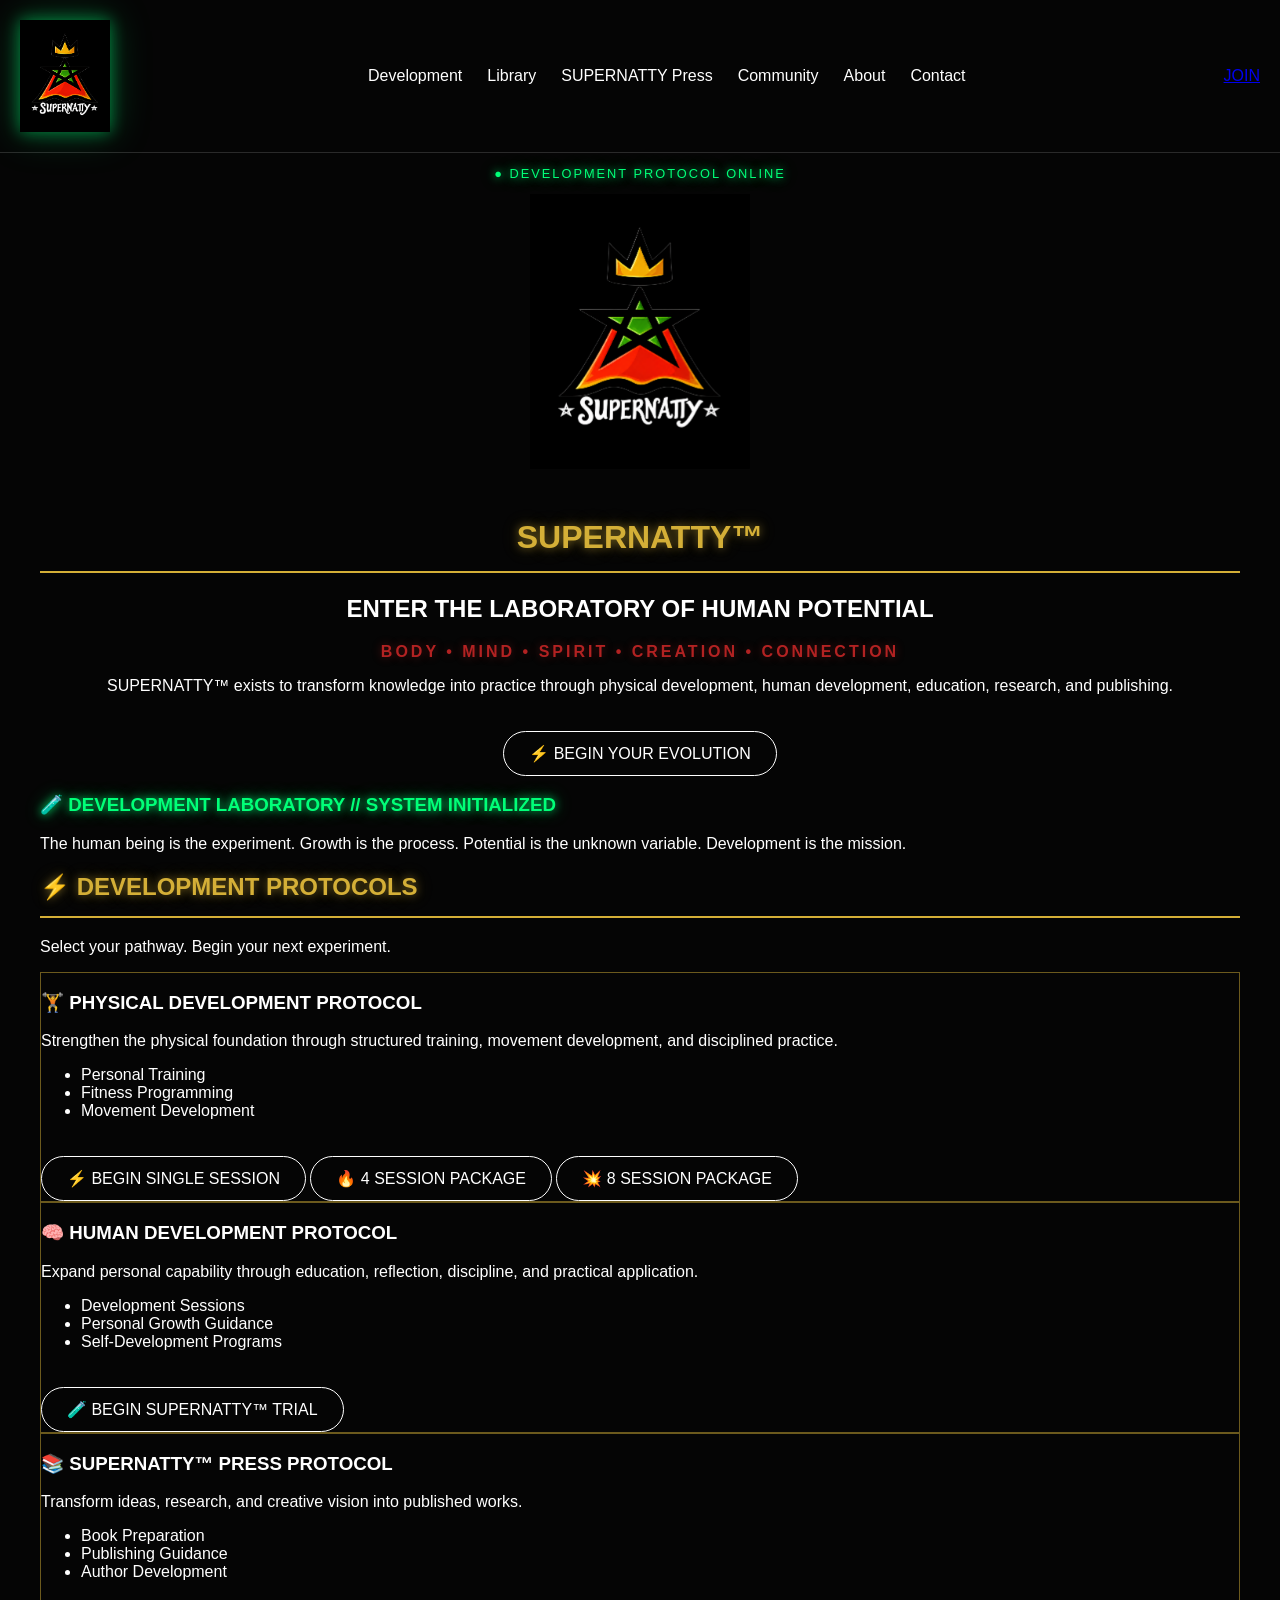
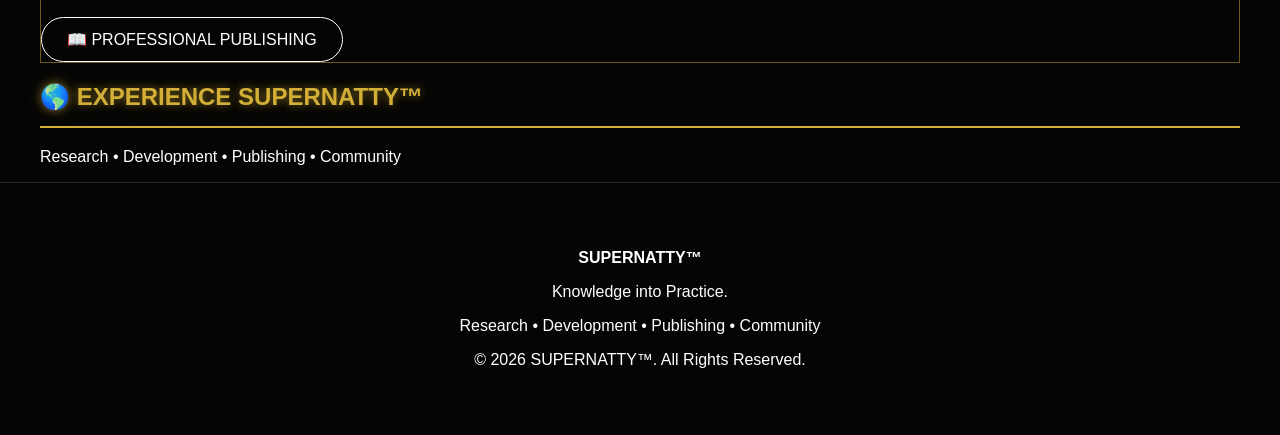
<file: index.html>
<!DOCTYPE html>
<html lang="en">

<head>

<meta charset="UTF-8">

<meta name="viewport" content="width=device-width, initial-scale=1.0">

<title>SUPERNATTY™️ | KNOWLEDGE INTO PRACTICE</title>

<meta name="description"
content="SUPERNATTY™️ is a human development organization dedicated to physical development, personal growth, education, research, and publishing.">

<link rel="stylesheet" href="css/v3-styles.css">

</head>


<body>


<nav class="site-nav">


<a href="index.html" class="nav-logo">

<img src="Images/IMG_20260801_142408.png"
alt="SUPERNATTY Logo"
class="nav-logo-image">

</a>



<div class="nav-links">

<a href="development.html">
Development
</a>


<a href="library.html">
Library
</a>


<a href="press.html">
SUPERNATTY Press
</a>


<a href="community.html">
Community
</a>


<a href="about.html">
About
</a>


<a href="contact.html">
Contact
</a>


</div>



<a href="contact.html" class="nav-button">
JOIN
</a>


</nav>





<header class="hero">


<p class="system-status">
● DEVELOPMENT PROTOCOL ONLINE
</p>



<img src="Images/IMG_20260801_142408.png"
alt="SUPERNATTY Logo"
class="hero-logo fade-in">



<h1>
SUPERNATTY™️
</h1>



<h2 class="hero-title">

ENTER THE 
<span>
LABORATORY
</span>
OF HUMAN POTENTIAL

</h2>



<p class="hero-motto">
BODY • MIND • SPIRIT • CREATION • CONNECTION
</p>



<p class="hero-description">

SUPERNATTY™️ exists to transform knowledge into practice
through physical development, human development,
education, research, and publishing.

</p>



<a href="#protocols" class="button">

⚡ BEGIN YOUR EVOLUTION

</a>


</header>





<main>



<section>


<div class="lab-panel">


<h3 class="lab-heading">
🧪 DEVELOPMENT LABORATORY // SYSTEM INITIALIZED
</h3>

<p>

The human being is the experiment.

Growth is the process.

Potential is the unknown variable.

Development is the mission.

</p>


</div>


</section>







<section id="protocols">


<div class="section-title">


<h2>
⚡ DEVELOPMENT PROTOCOLS
</h2>


<p>
Select your pathway.
Begin your next experiment.
</p>


</div>






<div class="service-grid">





<div class="service-card">


<h3>🏋️ PHYSICAL DEVELOPMENT PROTOCOL</h3>


<p>

Strengthen the physical foundation through
structured training, movement development,
and disciplined practice.

</p>


<ul>

<li>Personal Training</li>

<li>Fitness Programming</li>

<li>Movement Development</li>

</ul>


<a class="button"
href="https://buy.stripe.com/9B6cN5gc96s180Ya7nak001">

⚡ BEGIN SINGLE SESSION

</a>


<a class="button green"
href="https://buy.stripe.com/bJe28r7FDbMl4OMcfvak003">

🔥 4 SESSION PACKAGE

</a>


<a class="button red"
href="https://buy.stripe.com/cNiaEX6BzaIh4OMgvLak004">

💥 8 SESSION PACKAGE

</a>


</div>







<div class="service-card">


<h3>🧠 HUMAN DEVELOPMENT PROTOCOL</h3>


<p>

Expand personal capability through education,
reflection, discipline, and practical application.

</p>


<ul>

<li>Development Sessions</li>

<li>Personal Growth Guidance</li>

<li>Self-Development Programs</li>

</ul>


<a class="button green"
href="https://buy.stripe.com/8x26oH0db8A95SQ2EVak005">

🧪 BEGIN SUPERNATTY™️ TRIAL

</a>


</div>







<div class="service-card">


<h3>📚 SUPERNATTY™️ PRESS PROTOCOL</h3>


<p>

Transform ideas, research, and creative vision
into published works.

</p>


<ul>

<li>Book Preparation</li>

<li>Publishing Guidance</li>

<li>Author Development</li>

</ul>


<a class="button red"
href="https://buy.stripe.com/14AeVd1hf2bLchegvLak007">

📖 PROFESSIONAL PUBLISHING

  </a>


</div>





</div>


</section>






<section>


<div class="section-title">


<h2>
🌎 EXPERIENCE SUPERNATTY™️
</h2>


<p>

Research • Development • Publishing • Community

</p>


</div>


</section>





</main>







<footer>


<p>
<strong>
SUPERNATTY™️
</strong>
</p>



<p>
Knowledge into Practice.
</p>



<p>
Research • Development • Publishing • Community
</p>



<p>
© 2026 SUPERNATTY™️. All Rights Reserved.
</p>



</footer>




</body>


</html>
</file>
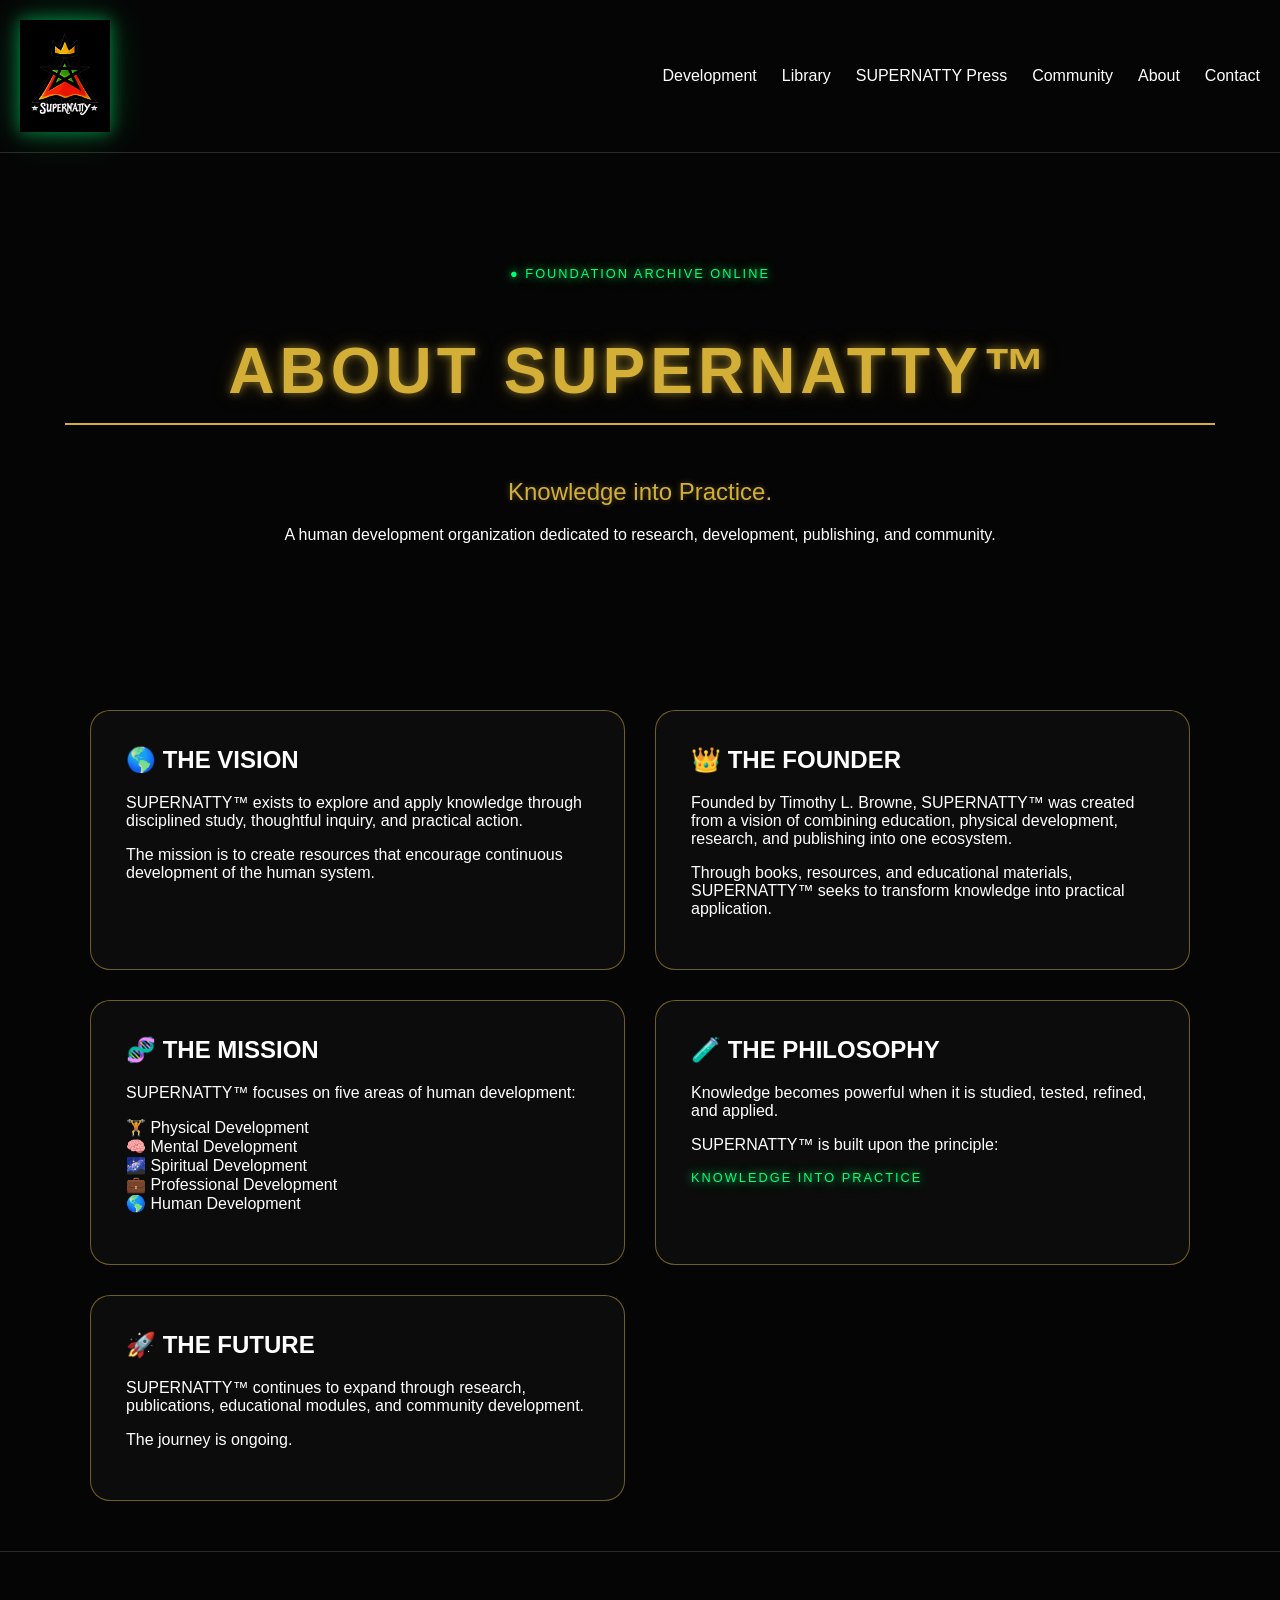
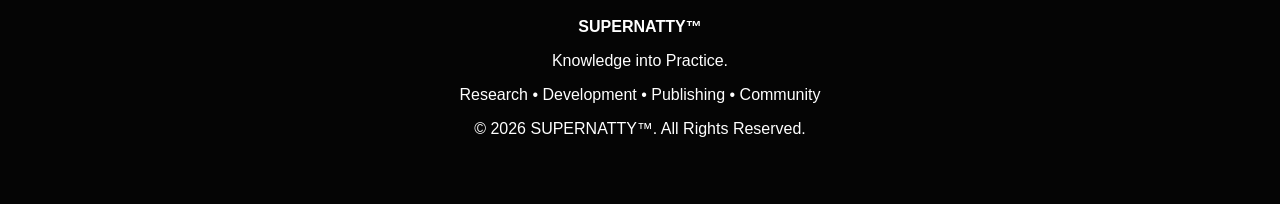
<file: about.html>
<!DOCTYPE html>
<html lang="en">

<head>

<meta charset="UTF-8">

<meta name="viewport" content="width=device-width, initial-scale=1.0">

<title>About | SUPERNATTY™️</title>

<meta name="description"
content="Learn about SUPERNATTY™️, its mission, philosophy, and commitment to human development.">

<link rel="stylesheet" href="css/v3-styles.css">

</head>


<body>


<nav class="site-nav">

<a href="index.html" class="nav-logo">

<img src="Images/IMG_20260801_142408.png"
alt="SUPERNATTY Logo"
class="nav-logo-image">

</a>


<div class="nav-links">

<a href="development.html">
Development
</a>

<a href="library.html">
Library
</a>

<a href="press.html">
SUPERNATTY Press
</a>

<a href="community.html">
Community
</a>

<a href="about.html">
About
</a>

<a href="contact.html">
Contact
</a>

</div>


</nav>



<main>


<section class="page-hero">


<p class="system-status">
● FOUNDATION ARCHIVE ONLINE
</p>


<h1>
ABOUT SUPERNATTY™️
</h1>


<h2>
Knowledge into Practice.
</h2>


<p>
A human development organization dedicated
to research, development, publishing,
and community.
</p>


</section>




<section class="library-grid">


<div class="library-card">


<h2>
🌎 THE VISION
</h2>


<p>
SUPERNATTY™️ exists to explore and apply
knowledge through disciplined study,
thoughtful inquiry, and practical action.
</p>


<p>
The mission is to create resources
that encourage continuous development
of the human system.
</p>


</div>




<div class="library-card">


<h2>
👑 THE FOUNDER
</h2>


<p>
Founded by Timothy L. Browne,
SUPERNATTY™️ was created from a vision
of combining education, physical development,
research, and publishing into one ecosystem.
</p>


<p>
Through books, resources, and educational
materials, SUPERNATTY™️ seeks to transform
knowledge into practical application.
</p>


</div>




<div class="library-card">


<h2>
🧬 THE MISSION
</h2>


<p>
SUPERNATTY™️ focuses on five areas
of human development:
</p>


<p>

🏋 Physical Development<br>
🧠 Mental Development<br>
🌌 Spiritual Development<br>
💼 Professional Development<br>
🌎 Human Development

</p>


</div>




<div class="library-card">


<h2>
🧪 THE PHILOSOPHY
</h2>


<p>
Knowledge becomes powerful when it is
studied, tested, refined, and applied.
</p>


<p>
SUPERNATTY™️ is built upon the principle:
</p>


<p class="system-status">
KNOWLEDGE INTO PRACTICE
</p>


</div>




<div class="library-card">


<h2>
🚀 THE FUTURE
</h2>


<p>
SUPERNATTY™️ continues to expand through
research, publications, educational modules,
and community development.
</p>


<p>
The journey is ongoing.
</p>


</div>



</section>



</main>




<footer>

<p>
<strong>SUPERNATTY™️</strong>
</p>


<p>
Knowledge into Practice.
</p>


<p>
Research • Development • Publishing • Community
</p>


<p>
© 2026 SUPERNATTY™️. All Rights Reserved.
</p>


</footer>



</body>

</html>
</file>
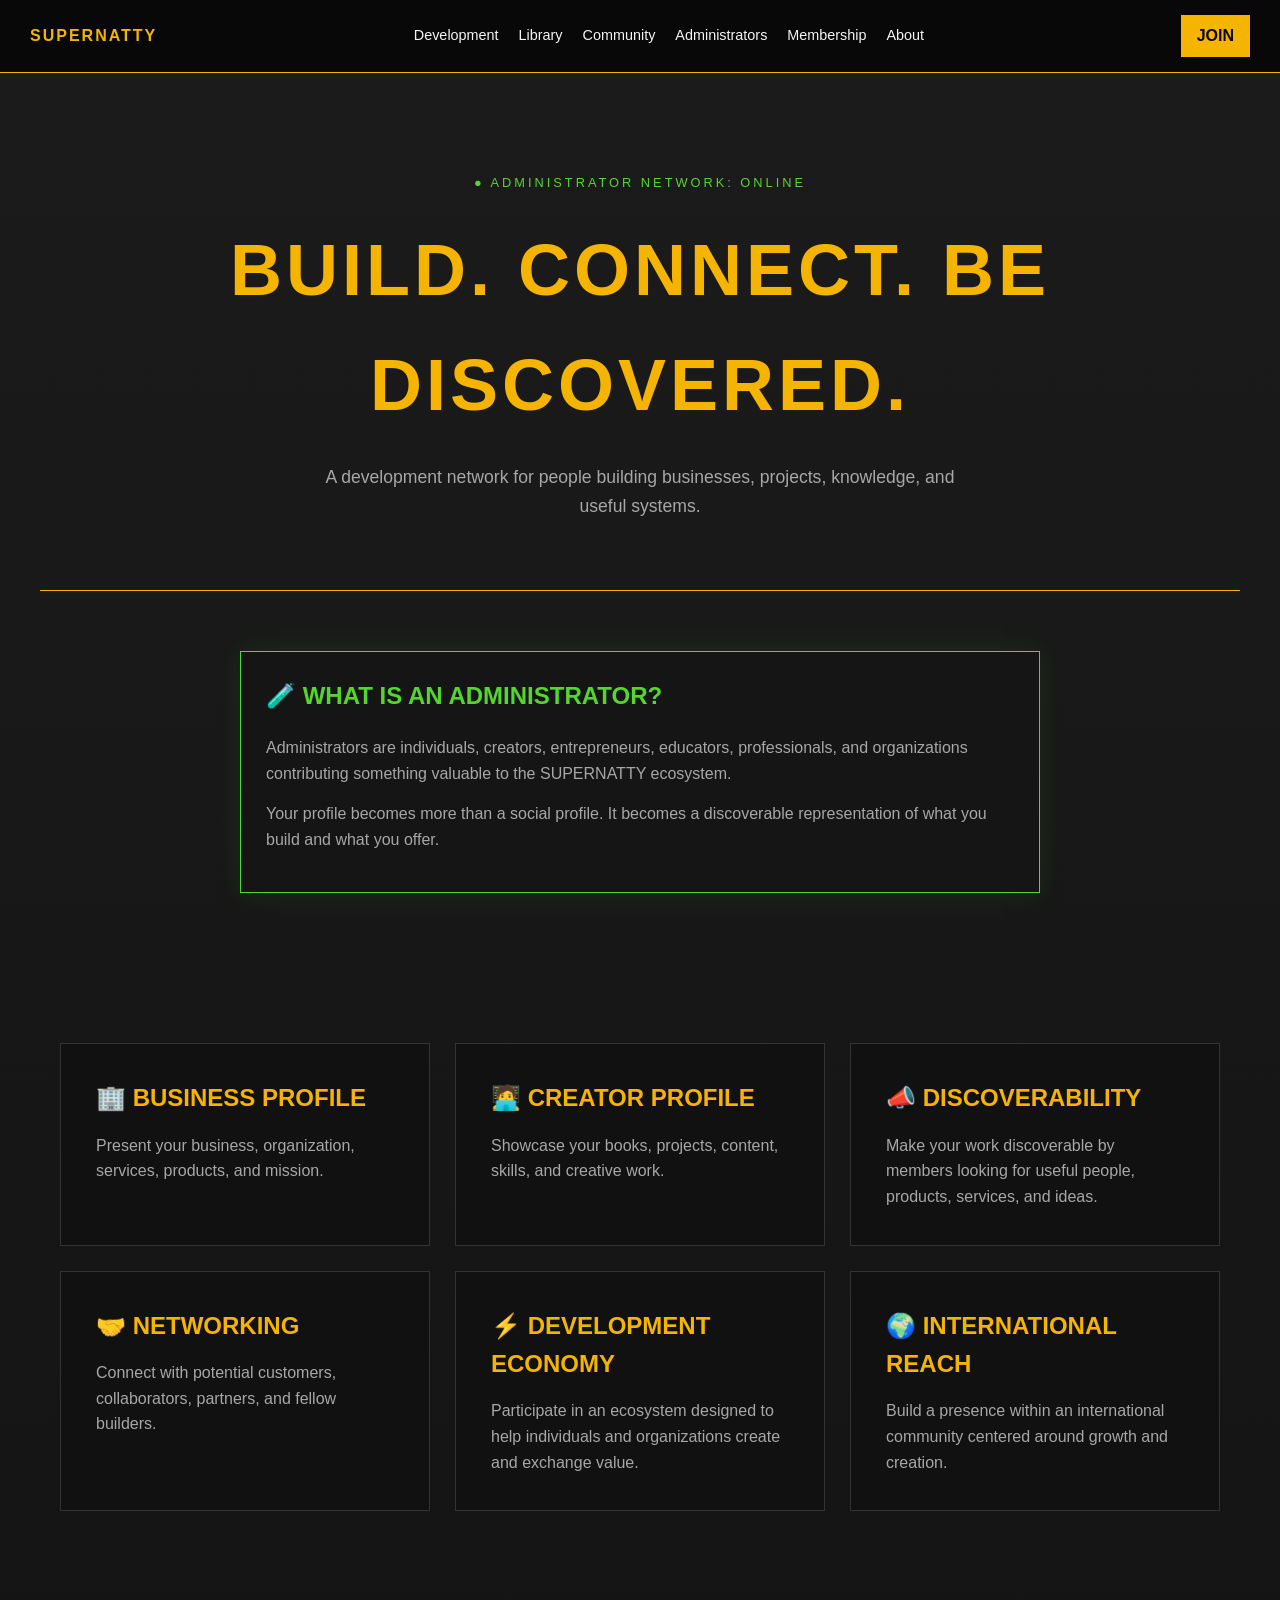
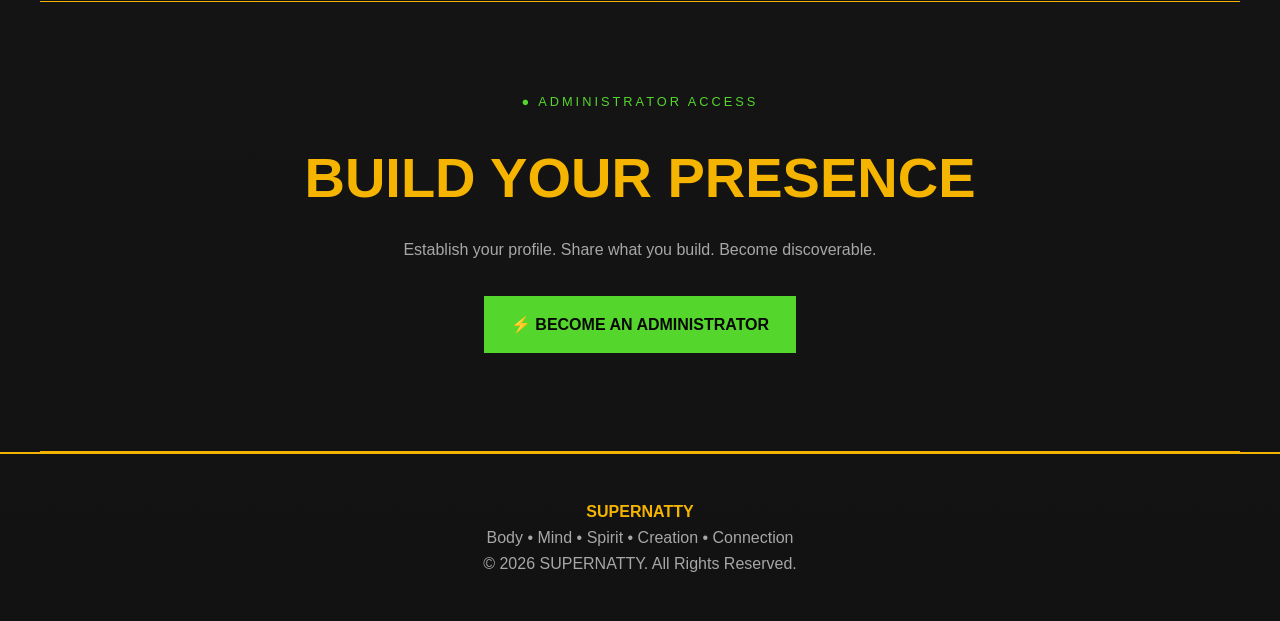
<file: administrators.html>
<!DOCTYPE html>
<html lang="en">

<head>

    <meta charset="UTF-8">

    <meta name="viewport" content="width=device-width, initial-scale=1.0">

    <title>Administrators | SUPERNATTY</title>

    <meta name="description"
        content="SUPERNATTY Administrators are creators, entrepreneurs, educators, professionals, and businesses building within the human development ecosystem.">

    <link rel="stylesheet" href="css/styles.css">

</head>

<body>

    <nav class="site-nav">

        <a href="index.html" class="nav-logo">
            SUPERNATTY
        </a>

        <div class="nav-links">

            <a href="development.html">Development</a>

            <a href="library.html">Library</a>

            <a href="community.html">Community</a>

            <a href="administrators.html">Administrators</a>

            <a href="membership.html">Membership</a>

            <a href="about.html">About</a>

        </div>

        <a href="membership.html" class="nav-button">
            JOIN
        </a>

    </nav>


    <main>

        <section class="page-hero">

            <p class="system-status">
                ● ADMINISTRATOR NETWORK: ONLINE
            </p>

            <h1>
                BUILD. CONNECT. BE DISCOVERED.
            </h1>

            <p>
                A development network for people building
                businesses, projects, knowledge, and useful systems.
            </p>

        </section>


        <section class="administrator-intro">

            <div class="lab-panel">

                <h2>
                    🧪 WHAT IS AN ADMINISTRATOR?
                </h2>

                <p>
                    Administrators are individuals, creators,
                    entrepreneurs, educators, professionals,
                    and organizations contributing something
                    valuable to the SUPERNATTY ecosystem.
                </p>

                <p>
                    Your profile becomes more than a social profile.
                    It becomes a discoverable representation
                    of what you build and what you offer.
                </p>

            </div>

        </section>


        <section class="administrator-grid">


            <div class="administrator-card">

                <h2>🏢 BUSINESS PROFILE</h2>

                <p>
                    Present your business, organization,
                    services, products, and mission.
                </p>

            </div>


            <div class="administrator-card">

                <h2>🧑‍💻 CREATOR PROFILE</h2>

                <p>
                    Showcase your books, projects,
                    content, skills, and creative work.
                </p>

            </div>


            <div class="administrator-card">

                <h2>📣 DISCOVERABILITY</h2>

                <p>
                    Make your work discoverable by members
                    looking for useful people, products,
                    services, and ideas.
                </p>

            </div>


            <div class="administrator-card">

                <h2>🤝 NETWORKING</h2>

                <p>
                    Connect with potential customers,
                    collaborators, partners, and fellow builders.
                </p>

            </div>


            <div class="administrator-card">

                <h2>⚡ DEVELOPMENT ECONOMY</h2>

                <p>
                    Participate in an ecosystem designed
                    to help individuals and organizations
                    create and exchange value.
                </p>

            </div>


            <div class="administrator-card">

                <h2>🌍 INTERNATIONAL REACH</h2>

                <p>
                    Build a presence within an international
                    community centered around growth and creation.
                </p>

            </div>


        </section>


        <section class="administrator-pricing">

            <p class="system-status">
                ● ADMINISTRATOR ACCESS
            </p>

            <h2>
                BUILD YOUR PRESENCE
            </h2>

            <p>
                Establish your profile.
                Share what you build.
                Become discoverable.
            </p>

            <a href="membership.html" class="button green">
                ⚡ BECOME AN ADMINISTRATOR
            </a>

        </section>

    </main>


    <footer>

        <p>
            <strong>SUPERNATTY</strong>
        </p>

        <p>
            Body • Mind • Spirit • Creation • Connection
        </p>

        <p>
            © 2026 SUPERNATTY. All Rights Reserved.
        </p>

    </footer>

</body>

</html>
</file>
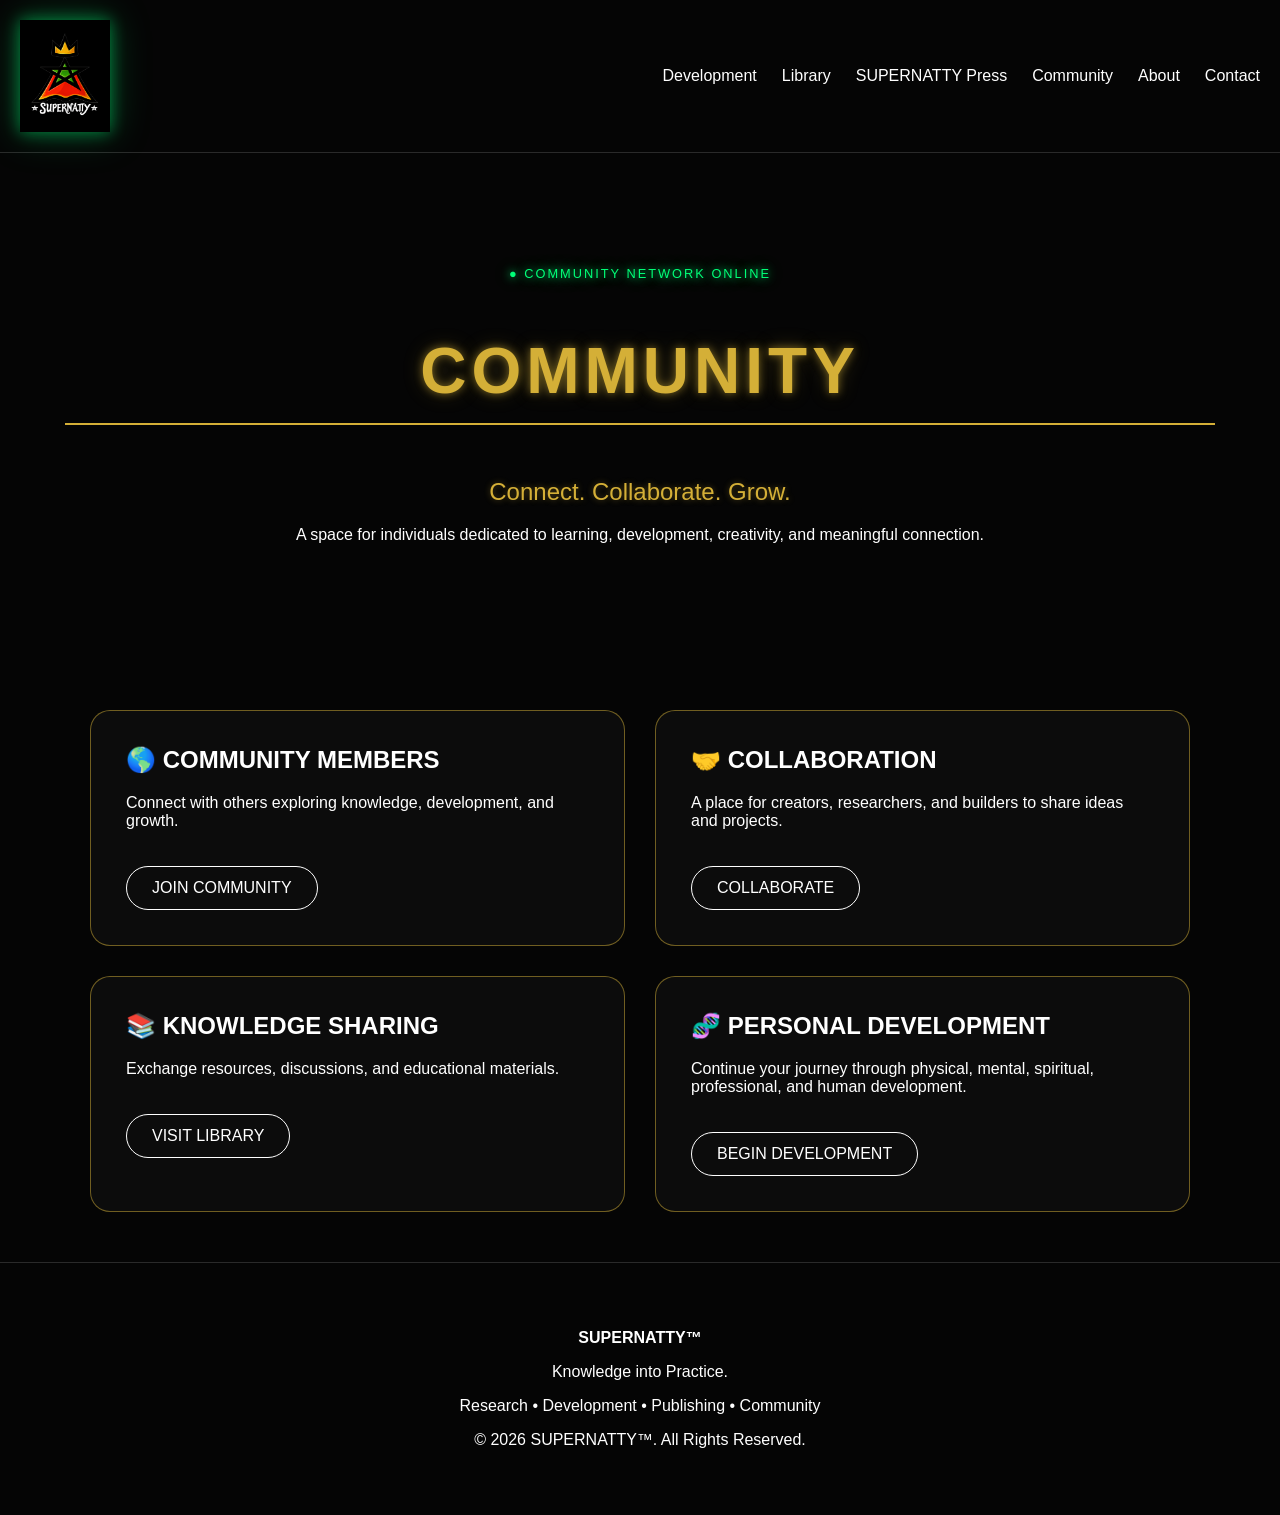
<file: community.html>
<!DOCTYPE html>
<html lang="en">

<head>

<meta charset="UTF-8">

<meta name="viewport" content="width=device-width, initial-scale=1.0">

<title>Community | SUPERNATTY™️</title>

<meta name="description"
content="The SUPERNATTY™️ Community connects individuals focused on learning, development, collaboration, and growth.">

<link rel="stylesheet" href="css/v3-styles.css">

</head>


<body>


<nav class="site-nav">

<a href="index.html" class="nav-logo">

<img src="Images/IMG_20260801_142408.png"
alt="SUPERNATTY Logo"
class="nav-logo-image">

</a>


<div class="nav-links">

<a href="development.html">
Development
</a>

<a href="library.html">
Library
</a>

<a href="press.html">
SUPERNATTY Press
</a>

<a href="community.html">
Community
</a>

<a href="about.html">
About
</a>

<a href="contact.html">
Contact
</a>

</div>


</nav>



<main>


<section class="page-hero">


<p class="system-status">
● COMMUNITY NETWORK ONLINE
</p>


<h1>
COMMUNITY
</h1>


<h2>
Connect. Collaborate. Grow.
</h2>


<p>
A space for individuals dedicated to learning,
development, creativity, and meaningful connection.
</p>


</section>




<section class="library-grid">


<div class="library-card">

<h2>
🌎 COMMUNITY MEMBERS
</h2>

<p>
Connect with others exploring
knowledge, development, and growth.
</p>


<a href="#" class="button">
JOIN COMMUNITY
</a>


</div>




<div class="library-card">

<h2>
🤝 COLLABORATION
</h2>

<p>
A place for creators, researchers,
and builders to share ideas and projects.
</p>


<a href="#" class="button">
COLLABORATE
</a>


</div>




<div class="library-card">

<h2>
📚 KNOWLEDGE SHARING
</h2>

<p>
Exchange resources, discussions,
and educational materials.
</p>


<a href="library.html" class="button">
VISIT LIBRARY
</a>


</div>




<div class="library-card">

<h2>
🧬 PERSONAL DEVELOPMENT
</h2>

<p>
Continue your journey through
physical, mental, spiritual,
professional, and human development.
</p>


<a href="development.html" class="button">
BEGIN DEVELOPMENT
</a>


</div>



</section>



</main>




<footer>

<p>
<strong>SUPERNATTY™️</strong>
</p>


<p>
Knowledge into Practice.
</p>


<p>
Research • Development • Publishing • Community
</p>


<p>
© 2026 SUPERNATTY™️. All Rights Reserved.
</p>


</footer>



</body>

</html>
</file>
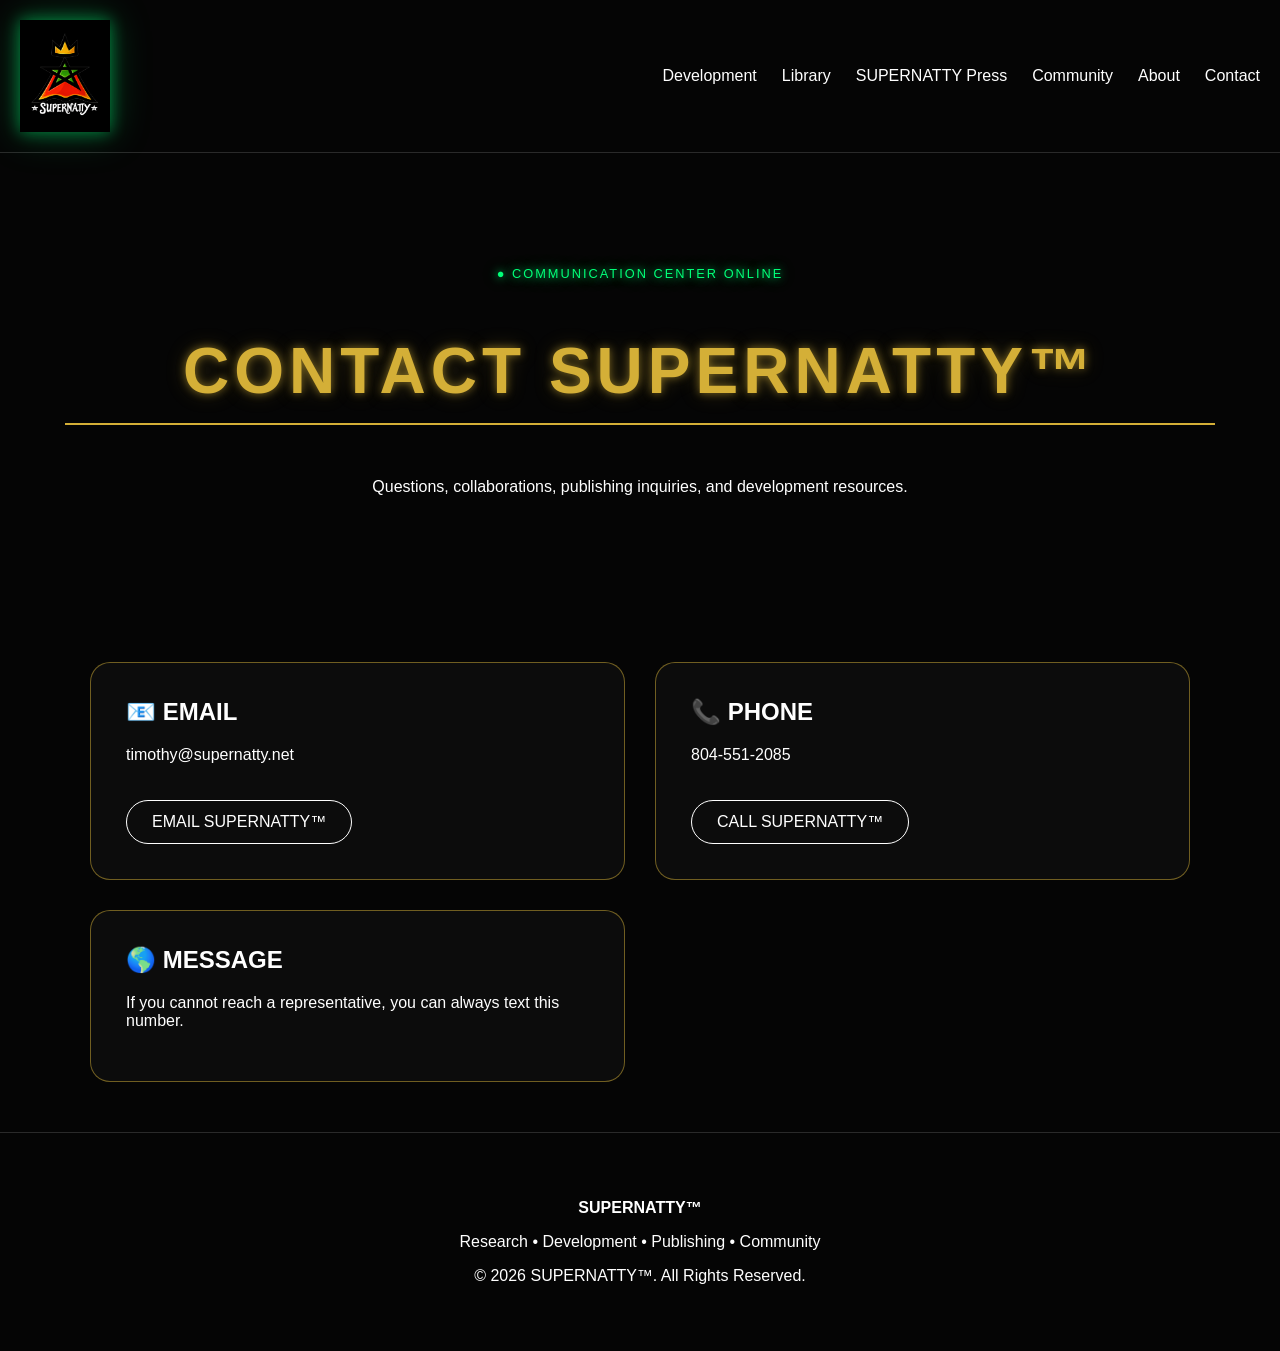
<file: contact.html>
<!DOCTYPE html>
<html lang="en">

<head>

<meta charset="UTF-8">

<meta name="viewport" content="width=device-width, initial-scale=1.0">

<title>Contact | SUPERNATTY™️</title>

<meta name="description"
content="Contact SUPERNATTY™️ for questions, collaborations, publishing, and development resources.">

<link rel="stylesheet" href="css/v3-styles.css">

</head>


<body>


<nav class="site-nav">


<a href="index.html" class="nav-logo">

<img src="Images/IMG_20260801_142408.png"
alt="SUPERNATTY Logo"
class="nav-logo-image">

</a>


<div class="nav-links">

<a href="development.html">
Development
</a>

<a href="library.html">
Library
</a>

<a href="press.html">
SUPERNATTY Press
</a>

<a href="community.html">
Community
</a>

<a href="about.html">
About
</a>

<a href="contact.html">
Contact
</a>

</div>


</nav>



<main>


<section class="page-hero">


<p class="system-status">
● COMMUNICATION CENTER ONLINE
</p>


<h1>
CONTACT SUPERNATTY™️
</h1>


<p>
Questions, collaborations, publishing inquiries,
and development resources.
</p>


</section>




<section class="library-grid">


<div class="library-card">


<h2>
📧 EMAIL
</h2>


<p>
timothy@supernatty.net
</p>


<a href="mailto:timothy@supernatty.net"
class="button">

EMAIL SUPERNATTY™️

</a>


</div>




<div class="library-card">


<h2>
📞 PHONE
</h2>


<p>
804-551-2085
</p>


<a href="tel:8045512085"
class="button">

CALL SUPERNATTY™️

</a>


</div>




<div class="library-card">


<h2>
🌎 MESSAGE
</h2>


<p>
If you cannot reach a representative,
you can always text this number.
</p>


</div>



</section>



</main>




<footer>


<p>
<strong>SUPERNATTY™️</strong>
</p>


<p>
Research • Development • Publishing • Community
</p>


<p>
© 2026 SUPERNATTY™️. All Rights Reserved.
</p>


</footer>



</body>

</html>
</file>
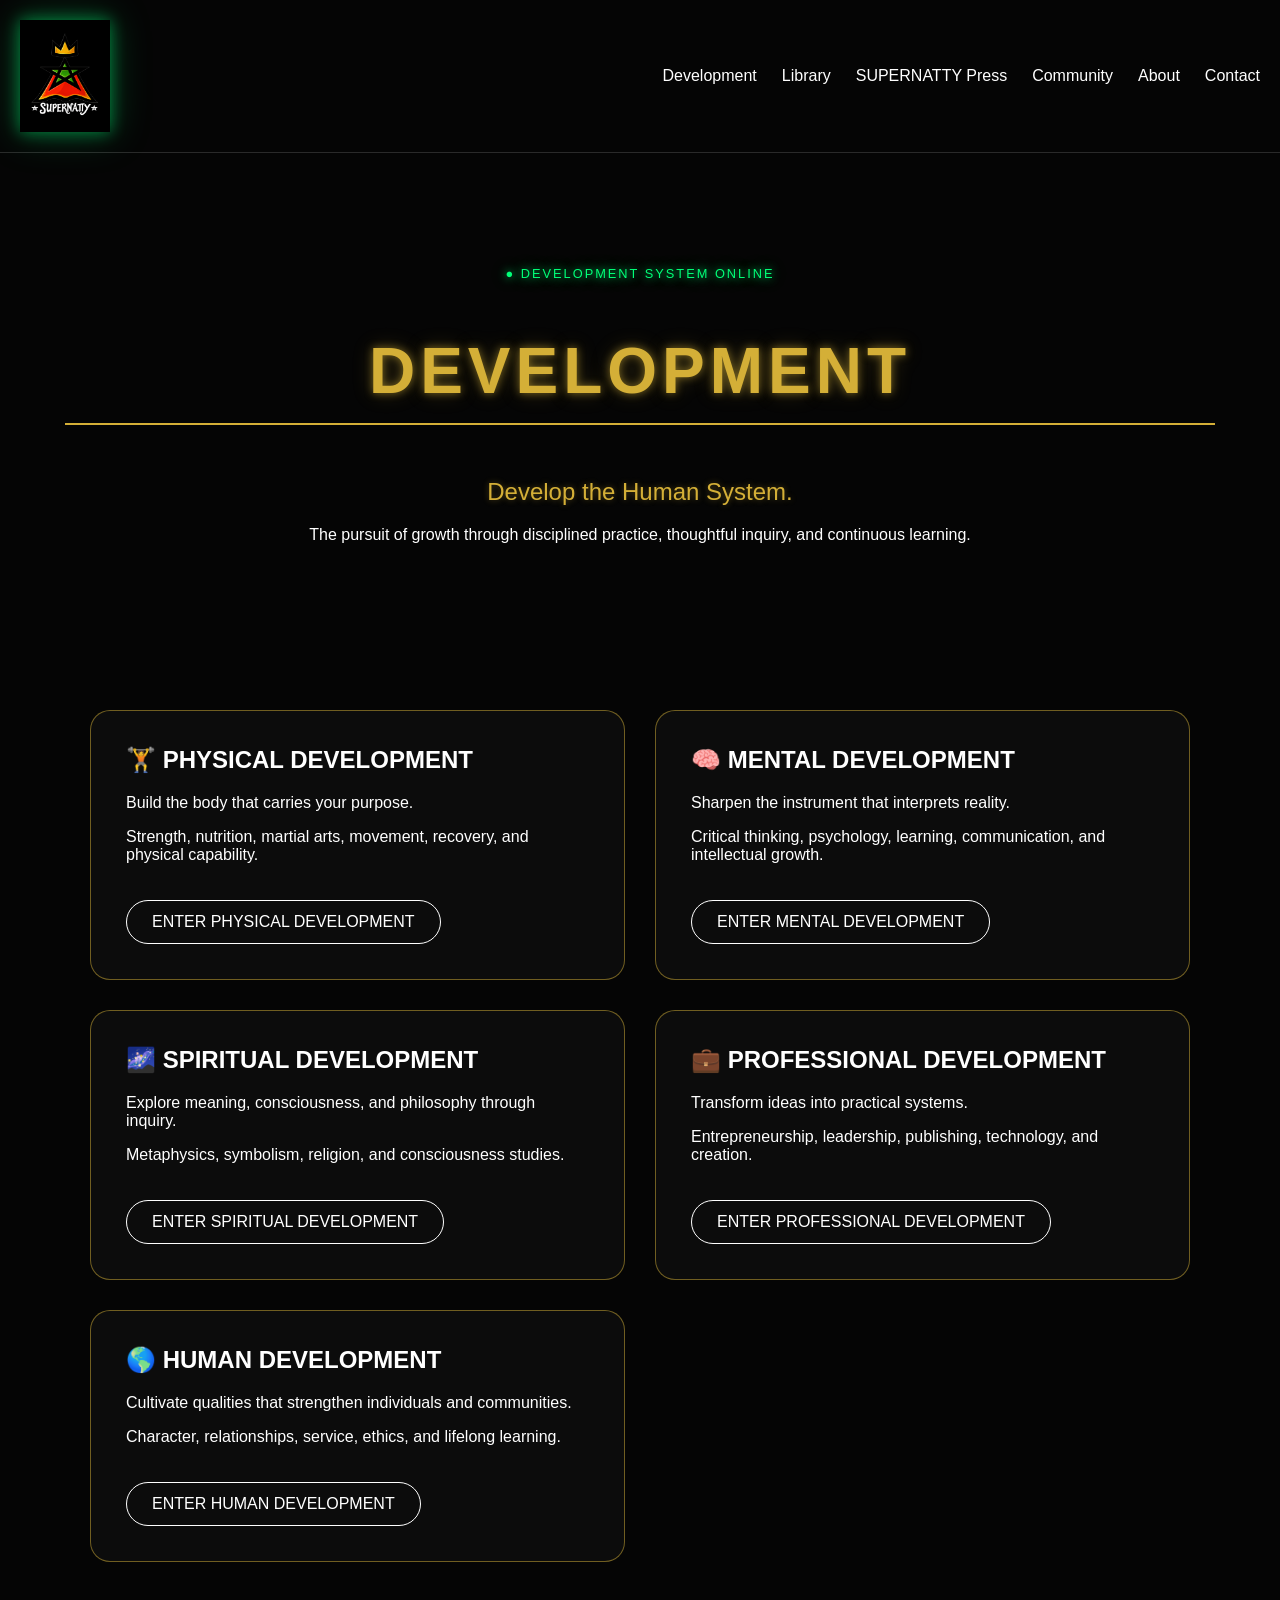
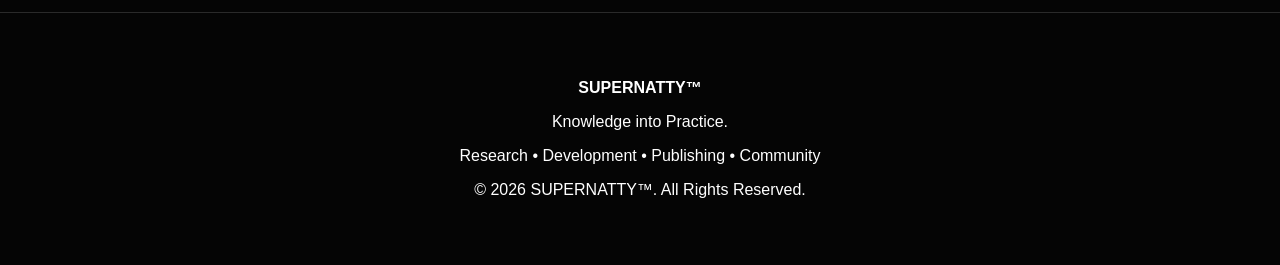
<file: development.html>
<!DOCTYPE html>
<html lang="en">

<head>

<meta charset="UTF-8">

<meta name="viewport" content="width=device-width, initial-scale=1.0">

<title>Development | SUPERNATTY</title>

<meta name="description"
content="SUPERNATTY Development focuses on physical, mental, spiritual, professional, and human development.">

<link rel="stylesheet" href="css/v3-styles.css">

</head>


<body>


<nav class="site-nav">

<a href="index.html" class="nav-logo">

<img src="Images/IMG_20260801_142408.png"
alt="SUPERNATTY Logo"
class="nav-logo-image">

</a>


<div class="nav-links">

<a href="development.html">
Development
</a>

<a href="library.html">
Library
</a>

<a href="press.html">
SUPERNATTY Press
</a>

<a href="community.html">
Community
</a>

<a href="about.html">
About
</a>

<a href="contact.html">
Contact
</a>

</div>


</nav>



<main>


<section class="page-hero">


<p class="system-status">
● DEVELOPMENT SYSTEM ONLINE
</p>


<h1>
DEVELOPMENT
</h1>


<h2>
Develop the Human System.
</h2>


<p>
The pursuit of growth through disciplined practice,
thoughtful inquiry, and continuous learning.
</p>


</section>




<section class="library-grid">


<div class="library-card">

<h2>
🏋️ PHYSICAL DEVELOPMENT
</h2>


<p>
Build the body that carries your purpose.
</p>


<p>
Strength, nutrition, martial arts,
movement, recovery, and physical capability.
</p>


<a href="#" class="button">
ENTER PHYSICAL DEVELOPMENT
</a>


</div>




<div class="library-card">

<h2>
🧠 MENTAL DEVELOPMENT
</h2>


<p>
Sharpen the instrument that interprets reality.
</p>


<p>
Critical thinking, psychology, learning,
communication, and intellectual growth.
</p>


<a href="#" class="button">
ENTER MENTAL DEVELOPMENT
</a>


</div>




<div class="library-card">

<h2>
🌌 SPIRITUAL DEVELOPMENT
</h2>


<p>
Explore meaning, consciousness,
and philosophy through inquiry.
</p>


<p>
Metaphysics, symbolism,
religion, and consciousness studies.
</p>


<a href="#" class="button">
ENTER SPIRITUAL DEVELOPMENT
</a>


</div>




<div class="library-card">

<h2>
💼 PROFESSIONAL DEVELOPMENT
</h2>


<p>
Transform ideas into practical systems.
</p>


<p>
Entrepreneurship, leadership,
publishing, technology, and creation.
</p>


<a href="#" class="button">
ENTER PROFESSIONAL DEVELOPMENT
</a>


</div>




<div class="library-card">

<h2>
🌎 HUMAN DEVELOPMENT
</h2>


<p>
Cultivate qualities that strengthen
individuals and communities.
</p>


<p>
Character, relationships, service,
ethics, and lifelong learning.
</p>


<a href="#" class="button">
ENTER HUMAN DEVELOPMENT
</a>


</div>



</section>



</main>




<footer>

<p>
<strong>SUPERNATTY™️</strong>
</p>


<p>
Knowledge into Practice.
</p>


<p>
Research • Development • Publishing • Community
</p>


<p>
© 2026 SUPERNATTY™️. All Rights Reserved.
</p>

</footer>



</body>

</html>
</file>
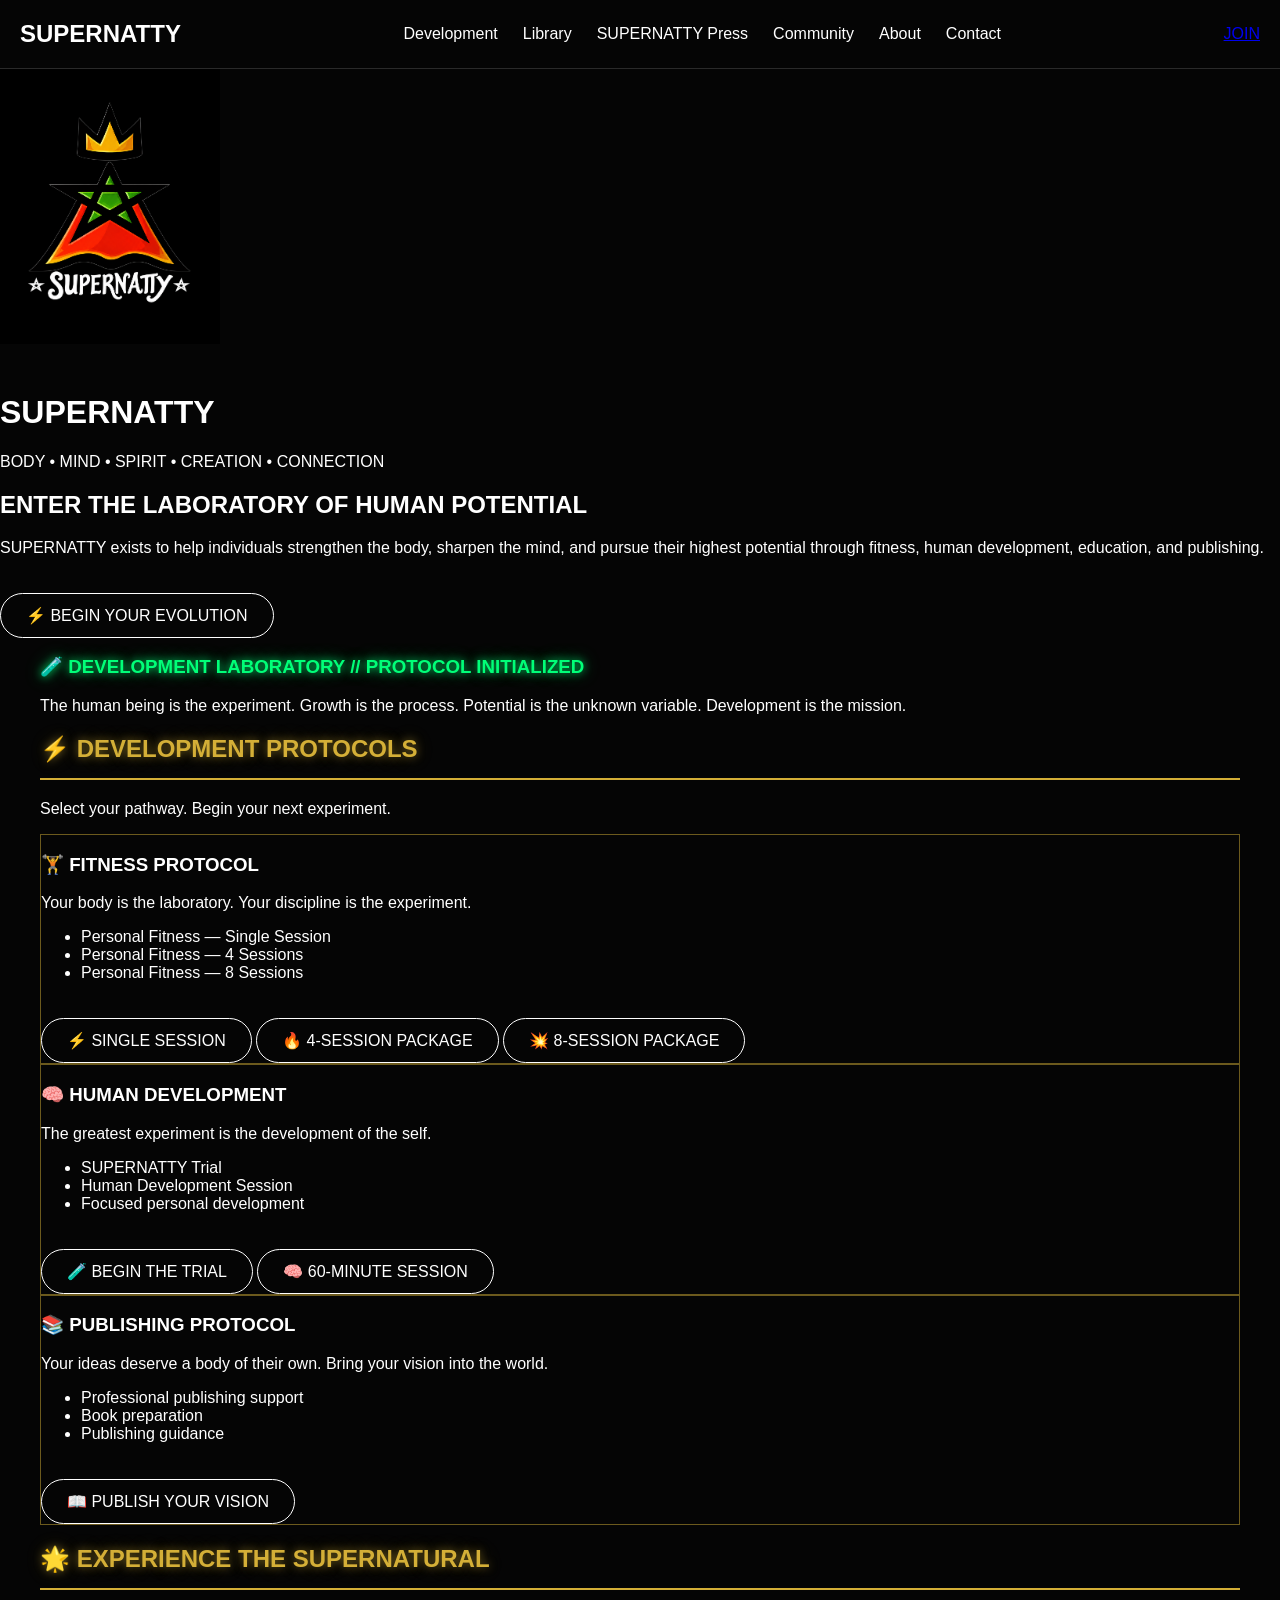
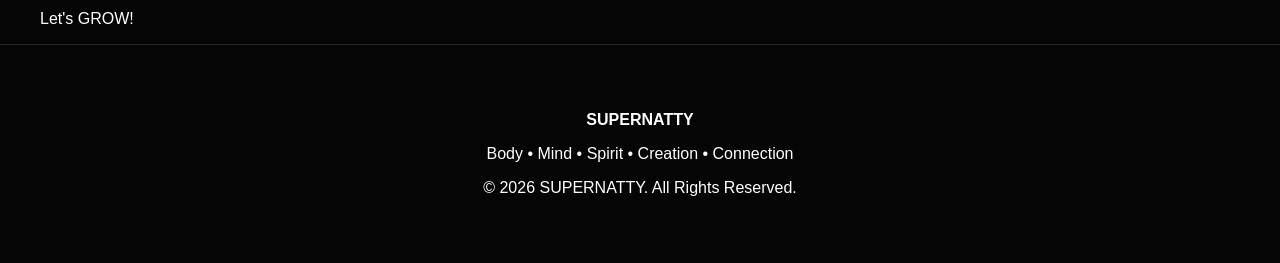
<file: index-v3.html>
<!DOCTYPE html>
<html lang="en">

<head>
    <meta charset="UTF-8">
    <meta name="viewport" content="width=device-width, initial-scale=1.0">

    <title>SUPERNATTY | The Development Laboratory</title>

    <meta name="description"
        content="SUPERNATTY is a human development company helping individuals strengthen the body, sharpen the mind, and pursue their highest potential through fitness, human development, publishing, and education.">

    <link rel="stylesheet" href="css/v3-styles.css">
</head>

<body>
    <nav class="site-nav">

    <a href="index.html" class="nav-logo">
        SUPERNATTY
    </a>


    <div class="nav-links">

        <a href="development.html">
            Development
        </a>

        <a href="library.html">
            Library
        </a>

        <a href="press.html">
            SUPERNATTY Press
        </a>

        <a href="community.html">
            Community
        </a>

        <a href="about.html">
            About
        </a>

        <a href="contact.html">
            Contact
        </a>

    </div>


    <a href="contact.html" class="nav-button">
        JOIN
    </a>


    </nav>

        <img src="Images/IMG_20260801_142408.png"
            alt="SUPERNATTY logo"
            class="hero-logo">

        <h1>SUPERNATTY</h1>

        <p>BODY • MIND • SPIRIT • CREATION • CONNECTION</p>

        <h2 class="hero-title">
            ENTER THE <span>LABORATORY</span> OF HUMAN POTENTIAL
        </h2>

        <p class="hero-description">
            SUPERNATTY exists to help individuals strengthen the body,
            sharpen the mind, and pursue their highest potential through
            fitness, human development, education, and publishing.
        </p>

        <a href="#services" class="button">
            ⚡ BEGIN YOUR EVOLUTION
        </a>

    </header>


    <section>

        <div class="lab-panel">

            <h3>🧪 DEVELOPMENT LABORATORY // PROTOCOL INITIALIZED</h3>

            <p>
                The human being is the experiment.
                Growth is the process.
                Potential is the unknown variable.
                Development is the mission.
            </p>

        </div>

    </section>


    <section id="services">

        <div class="section-title">

            <h2>⚡ DEVELOPMENT PROTOCOLS</h2>

            <p>
                Select your pathway.
                Begin your next experiment.
            </p>

        </div>


        <div class="service-grid">


            <!-- FITNESS -->

            <div class="service-card">

                <h3>🏋️ FITNESS PROTOCOL</h3>

                <p>
                    Your body is the laboratory.
                    Your discipline is the experiment.
                </p>

                <ul>
                    <li>Personal Fitness — Single Session</li>
                    <li>Personal Fitness — 4 Sessions</li>
                    <li>Personal Fitness — 8 Sessions</li>
                </ul>

                <a class="button"
                    href="https://buy.stripe.com/9B6cN5gc96s180Ya7nak001">
                    ⚡ SINGLE SESSION
                </a>

                <a class="button green"
                    href="https://buy.stripe.com/bJe28r7FDbMl4OMcfvak003">
                    🔥 4-SESSION PACKAGE
                </a>

                <a class="button red"
                    href="https://buy.stripe.com/cNiaEX6BzaIh4OMgvLak004">
                    💥 8-SESSION PACKAGE
                </a>

            </div>


            <!-- HUMAN DEVELOPMENT -->

            <div class="service-card">

                <h3>🧠 HUMAN DEVELOPMENT</h3>

                <p>
                    The greatest experiment is the development
                    of the self.
                </p>

                <ul>
                    <li>SUPERNATTY Trial</li>
                    <li>Human Development Session</li>
                    <li>Focused personal development</li>
                </ul>

                <a class="button green"
                    href="https://buy.stripe.com/8x26oH0db8A95SQ2EVak005">
                    🧪 BEGIN THE TRIAL
                </a>

                <a class="button"
                    href="https://buy.stripe.com/3cI6oHgc98A9bda93jak006">
                    🧠 60-MINUTE SESSION
                </a>

            </div>


            <!-- PUBLISHING -->

            <div class="service-card">

                <h3>📚 PUBLISHING PROTOCOL</h3>

                <p>
                    Your ideas deserve a body of their own.
                    Bring your vision into the world.
                </p>

                <ul>
                    <li>Professional publishing support</li>
                    <li>Book preparation</li>
                    <li>Publishing guidance</li>
                </ul>

                <a class="button red"
                    href="https://buy.stripe.com/14AeVd1hf2bLchegvLak007">
                    📖 PUBLISH YOUR VISION
                </a>

            </div>


        </div>

    </section>


    <section>

        <div class="section-title">

            <h2>🌟 EXPERIENCE THE SUPERNATURAL</h2>

            <p>
                Let's GROW!
            </p>

        </div>

    </section>


    <footer>

        <p>
            <strong>SUPERNATTY</strong>
        </p>

        <p>
            Body • Mind • Spirit • Creation • Connection 
        </p>

        <p>
            © 2026 SUPERNATTY. All Rights Reserved.
        </p>

    </footer>

</body>

</html>
</file>
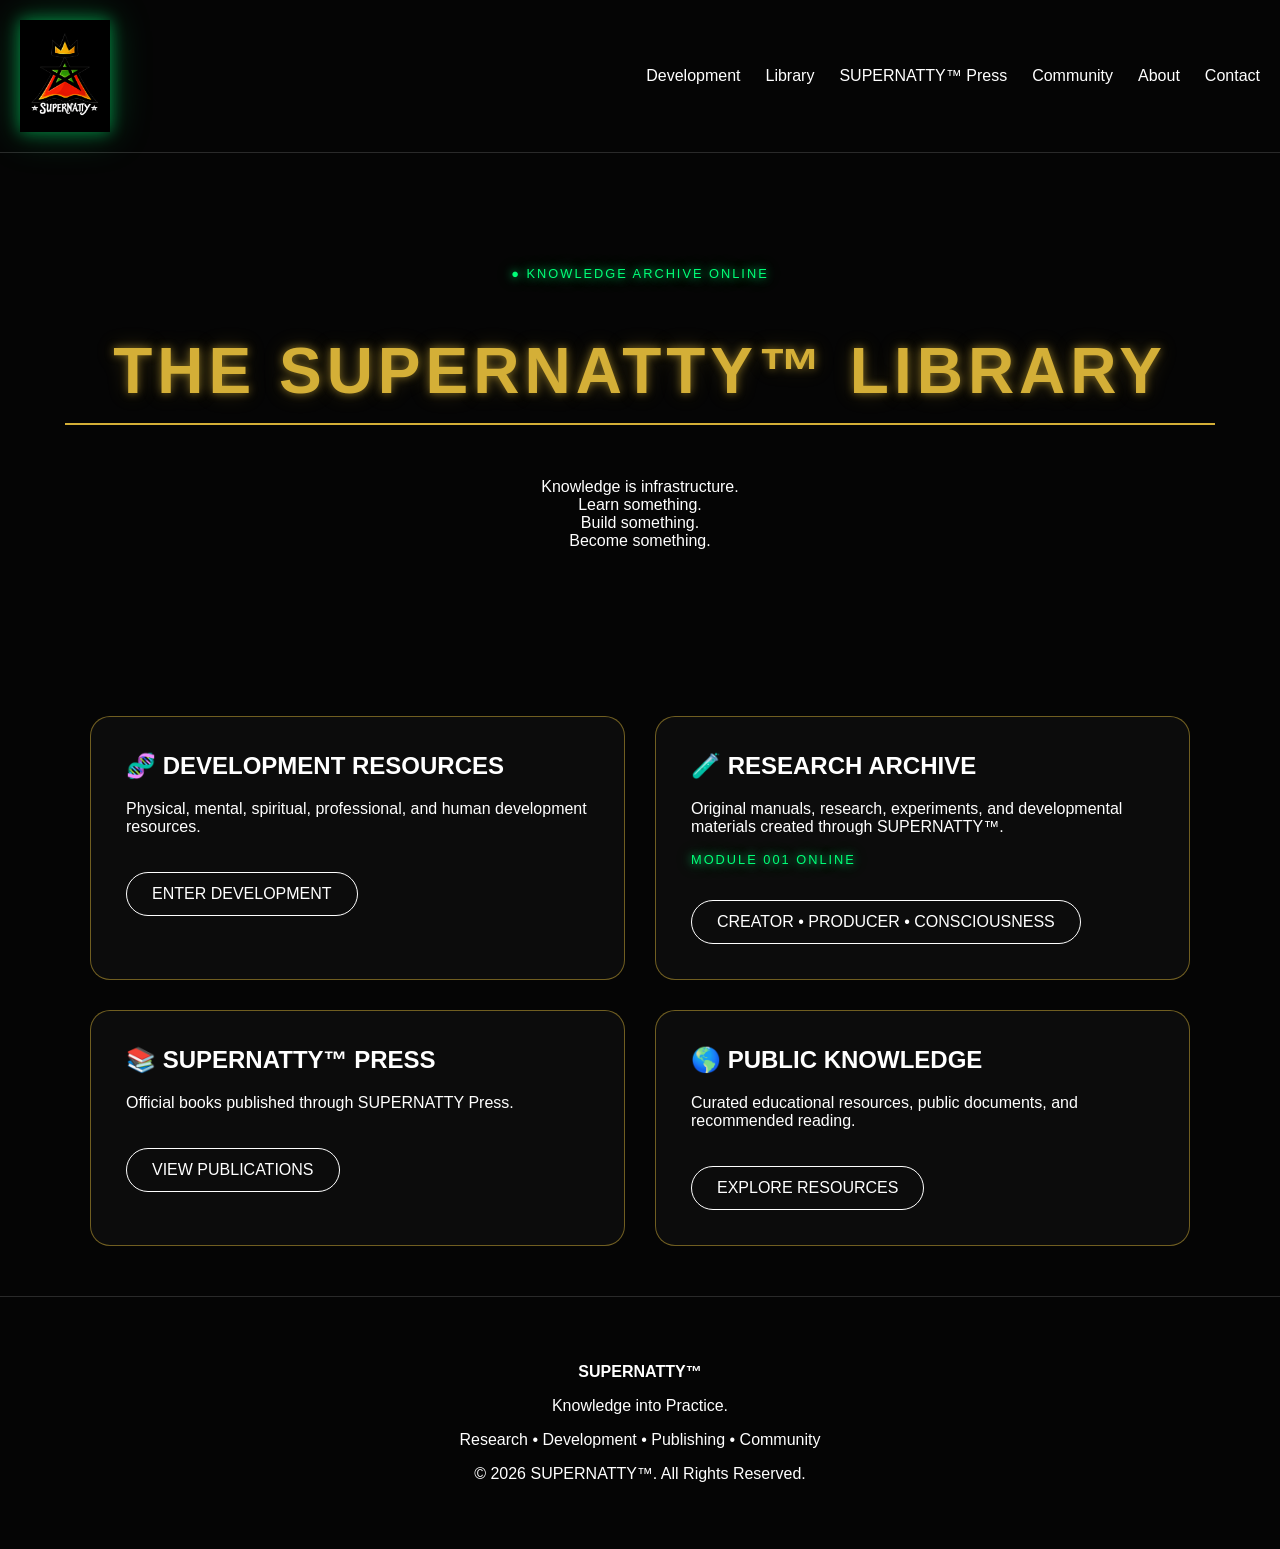
<file: library.html>
<!DOCTYPE html>
<html lang="en">

<head>

    <meta charset="UTF-8">

    <meta name="viewport" content="width=device-width, initial-scale=1.0">

    <title>Library | SUPERNATTY™️</title>

    <meta name="description"
        content="The SUPERNATTY™️ Library is a growing knowledge archive for human development, entrepreneurship, fitness, metaphysics, technology, and creation.">

    <link rel="stylesheet" href="css/v3-styles.css">

</head>

<body>

    <nav class="site-nav">

        <a href="index.html" class="nav-logo">

<img src="Images/IMG_20260801_142408.png"
alt="SUPERNATTY Logo"
class="nav-logo-image">

</a>

        <div class="nav-links">

            <a href="development.html">Development</a>
            <a href="library.html">Library</a>
            <a href="press.html">SUPERNATTY™️ Press</a>
            <a href="community.html">Community</a>
            <a href="about.html">About</a>
            <a href="contact.html">Contact</a>

        </div>

    </nav>

    <main>

        <section class="page-hero">

            <p class="system-status">
                ● KNOWLEDGE ARCHIVE ONLINE
            </p>

            <h1>
                THE SUPERNATTY™️ LIBRARY
            </h1>

            <p>
                Knowledge is infrastructure.<br>
                Learn something.<br>
                Build something.<br>
                Become something.
            </p>

        </section>

        <section class="library-grid">

            <div class="library-card">

                <h2>🧬 DEVELOPMENT RESOURCES</h2>

                <p>
                    Physical, mental, spiritual,
                    professional, and human development resources.
                </p>

                <a href="development.html" class="button">
                    ENTER DEVELOPMENT
                </a>

            </div>

            <div class="library-card">

                <h2>🧪 RESEARCH ARCHIVE</h2>

                <p>
                    Original manuals, research,
                    experiments, and developmental
                    materials created through SUPERNATTY™️.
                </p>

                <p class="system-status">
                    MODULE 001 ONLINE
                </p>

                <a href="resources/creator-producer-consciousness.pdf"
                   class="button green"
                   target="_blank"
                   rel="noopener">

                    CREATOR • PRODUCER • CONSCIOUSNESS

                </a>

            </div>

            <div class="library-card">

                <h2>📚 SUPERNATTY™️ PRESS</h2>

                <p>
                    Official books published
                    through SUPERNATTY Press.
                </p>

                <a href="press.html" class="button">
                    VIEW PUBLICATIONS
                </a>

            </div>

            <div class="library-card">

                <h2>🌎 PUBLIC KNOWLEDGE</h2>

                <p>
                    Curated educational resources,
                    public documents,
                    and recommended reading.
                </p>

                <a href="#" class="button">
                    EXPLORE RESOURCES
                </a>

            </div>

        </section>

    </main>

    <footer>

        <p>
            <strong>SUPERNATTY™️</strong>
        </p>

        <p>
            Knowledge into Practice.
        </p>

        <p>
            Research • Development • Publishing • Community
        </p>

        <p>
            © 2026 SUPERNATTY™️. All Rights Reserved.
        </p>

    </footer>

</body>

</html>
<!-- Archive verification -->
</file>
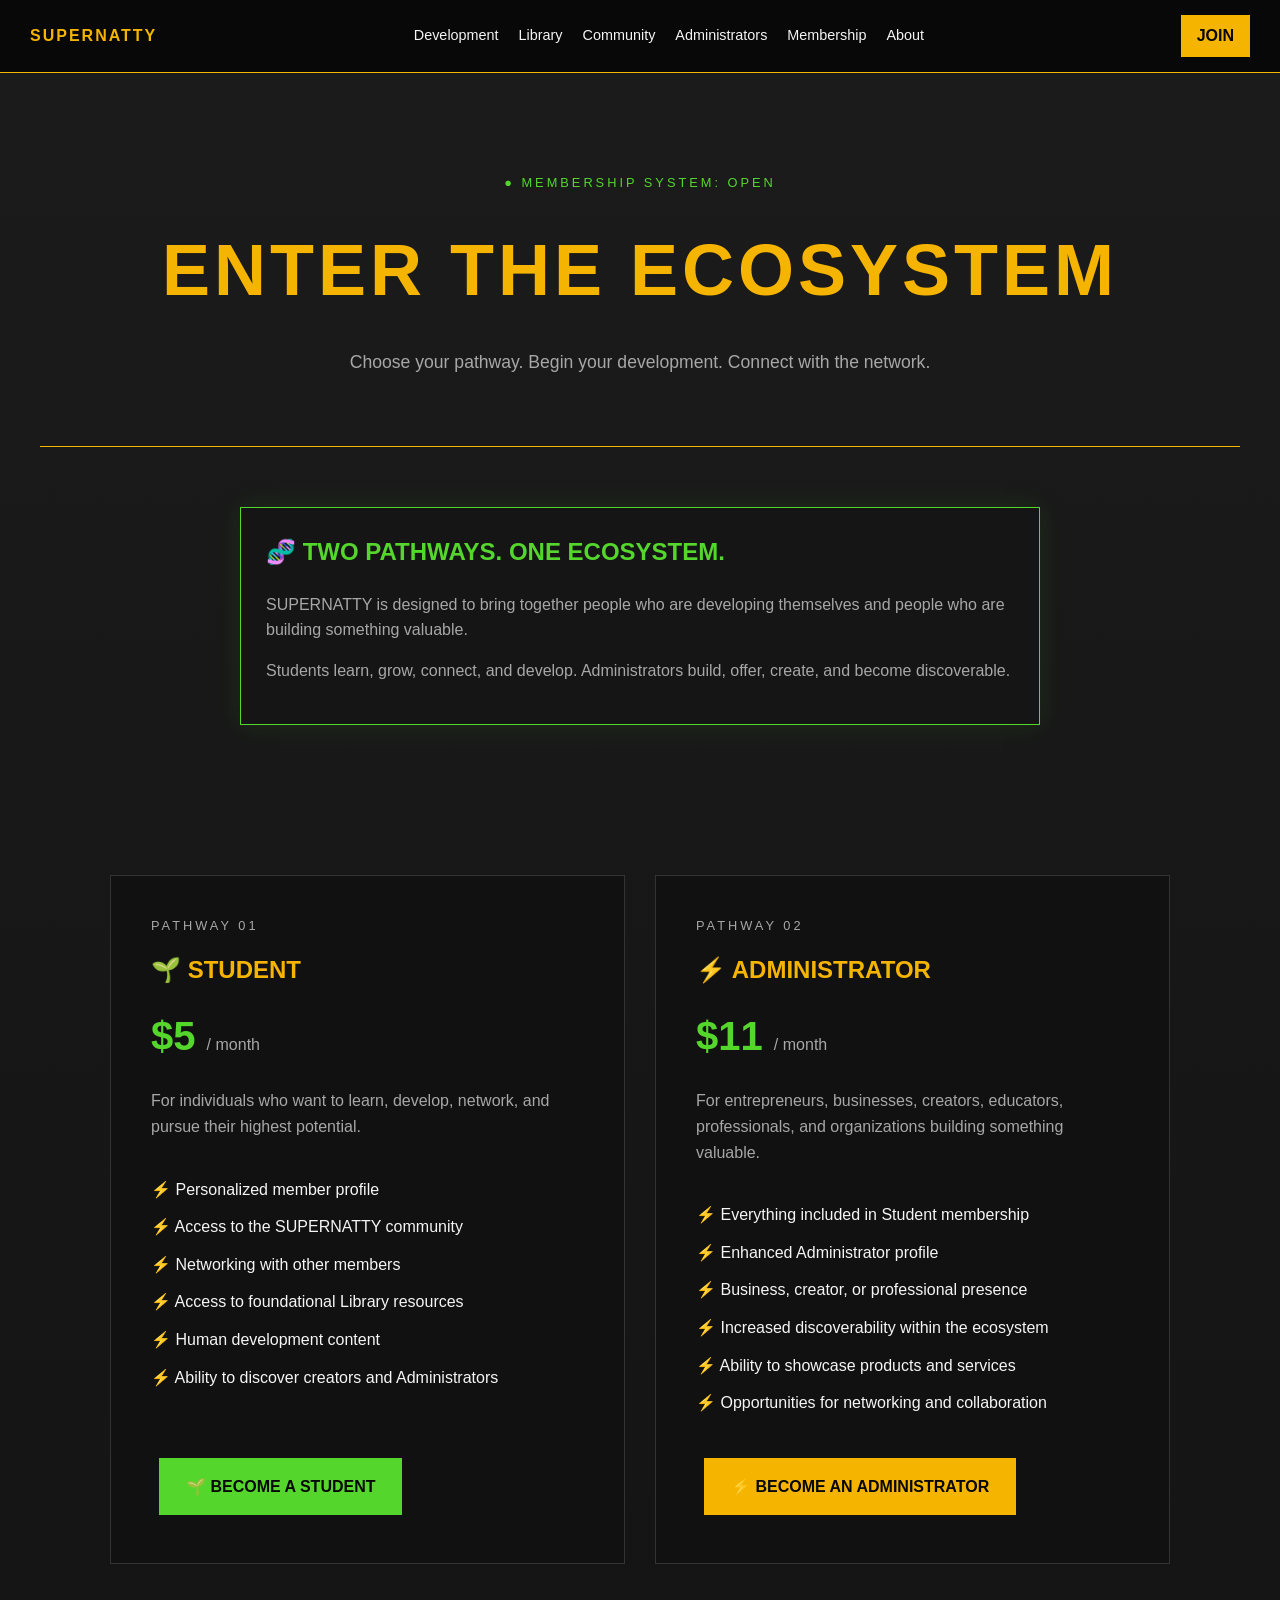
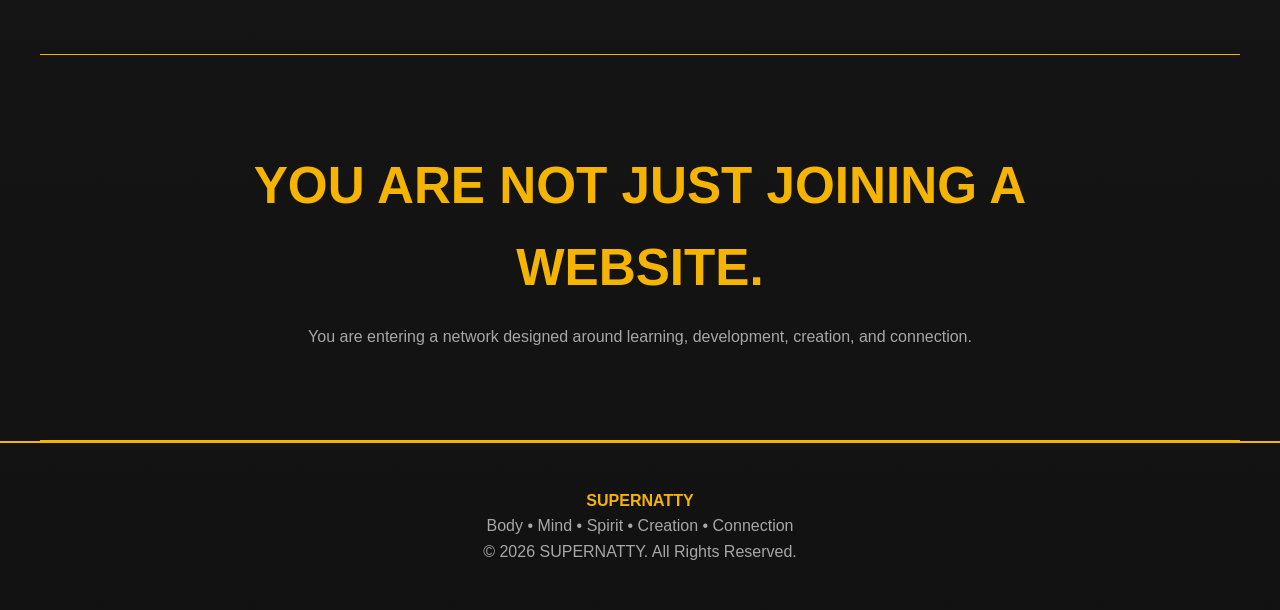
<file: membership.html>
<!DOCTYPE html>
<html lang="en">

<head>

    <meta charset="UTF-8">

    <meta name="viewport" content="width=device-width, initial-scale=1.0">

    <title>Membership | SUPERNATTY</title>

    <meta name="description"
        content="Join SUPERNATTY as a Student or Administrator and enter an international ecosystem for human development, learning, creation, and connection.">

    <link rel="stylesheet" href="css/styles.css">

</head>

<body>

    <nav class="site-nav">

        <a href="index.html" class="nav-logo">
            SUPERNATTY
        </a>

        <div class="nav-links">

            <a href="development.html">Development</a>

            <a href="library.html">Library</a>

            <a href="community.html">Community</a>

            <a href="administrators.html">Administrators</a>

            <a href="membership.html">Membership</a>

            <a href="about.html">About</a>

        </div>

        <a href="membership.html" class="nav-button">
            JOIN
        </a>

    </nav>


    <main>

        <section class="page-hero">

            <p class="system-status">
                ● MEMBERSHIP SYSTEM: OPEN
            </p>

            <h1>
                ENTER THE ECOSYSTEM
            </h1>

            <p>
                Choose your pathway.
                Begin your development.
                Connect with the network.
            </p>

        </section>


        <section class="membership-intro">

            <div class="lab-panel">

                <h2>
                    🧬 TWO PATHWAYS. ONE ECOSYSTEM.
                </h2>

                <p>
                    SUPERNATTY is designed to bring together
                    people who are developing themselves and
                    people who are building something valuable.
                </p>

                <p>
                    Students learn, grow, connect, and develop.
                    Administrators build, offer, create, and become discoverable.
                </p>

            </div>

        </section>


        <section class="membership-grid">


            <!-- STUDENT -->

            <div class="membership-card student-card">

                <p class="membership-label">
                    PATHWAY 01
                </p>

                <h2>
                    🌱 STUDENT
                </h2>

                <p class="membership-price">
                    $5
                    <span>/ month</span>
                </p>

                <p>
                    For individuals who want to learn,
                    develop, network, and pursue their
                    highest potential.
                </p>

                <ul>

                    <li>Personalized member profile</li>

                    <li>Access to the SUPERNATTY community</li>

                    <li>Networking with other members</li>

                    <li>Access to foundational Library resources</li>

                    <li>Human development content</li>

                    <li>Ability to discover creators and Administrators</li>

                </ul>

                <a href="#" class="button green">
                    🌱 BECOME A STUDENT
                </a>

            </div>


            <!-- ADMINISTRATOR -->

            <div class="membership-card administrator-membership-card">

                <p class="membership-label">
                    PATHWAY 02
                </p>

                <h2>
                    ⚡ ADMINISTRATOR
                </h2>

                <p class="membership-price">
                    $11
                    <span>/ month</span>
                </p>

                <p>
                    For entrepreneurs, businesses,
                    creators, educators, professionals,
                    and organizations building something valuable.
                </p>

                <ul>

                    <li>Everything included in Student membership</li>

                    <li>Enhanced Administrator profile</li>

                    <li>Business, creator, or professional presence</li>

                    <li>Increased discoverability within the ecosystem</li>

                    <li>Ability to showcase products and services</li>

                    <li>Opportunities for networking and collaboration</li>

                </ul>

                <a href="#" class="button">
                    ⚡ BECOME AN ADMINISTRATOR
                </a>

            </div>


        </section>


        <section class="membership-philosophy">

            <h2>
                YOU ARE NOT JUST JOINING A WEBSITE.
            </h2>

            <p>
                You are entering a network designed around
                learning, development, creation, and connection.
            </p>

        </section>

    </main>


    <footer>

        <p>
            <strong>SUPERNATTY</strong>
        </p>

        <p>
            Body • Mind • Spirit • Creation • Connection
        </p>

        <p>
            © 2026 SUPERNATTY. All Rights Reserved.
        </p>

    </footer>

</body>

</html>
</file>
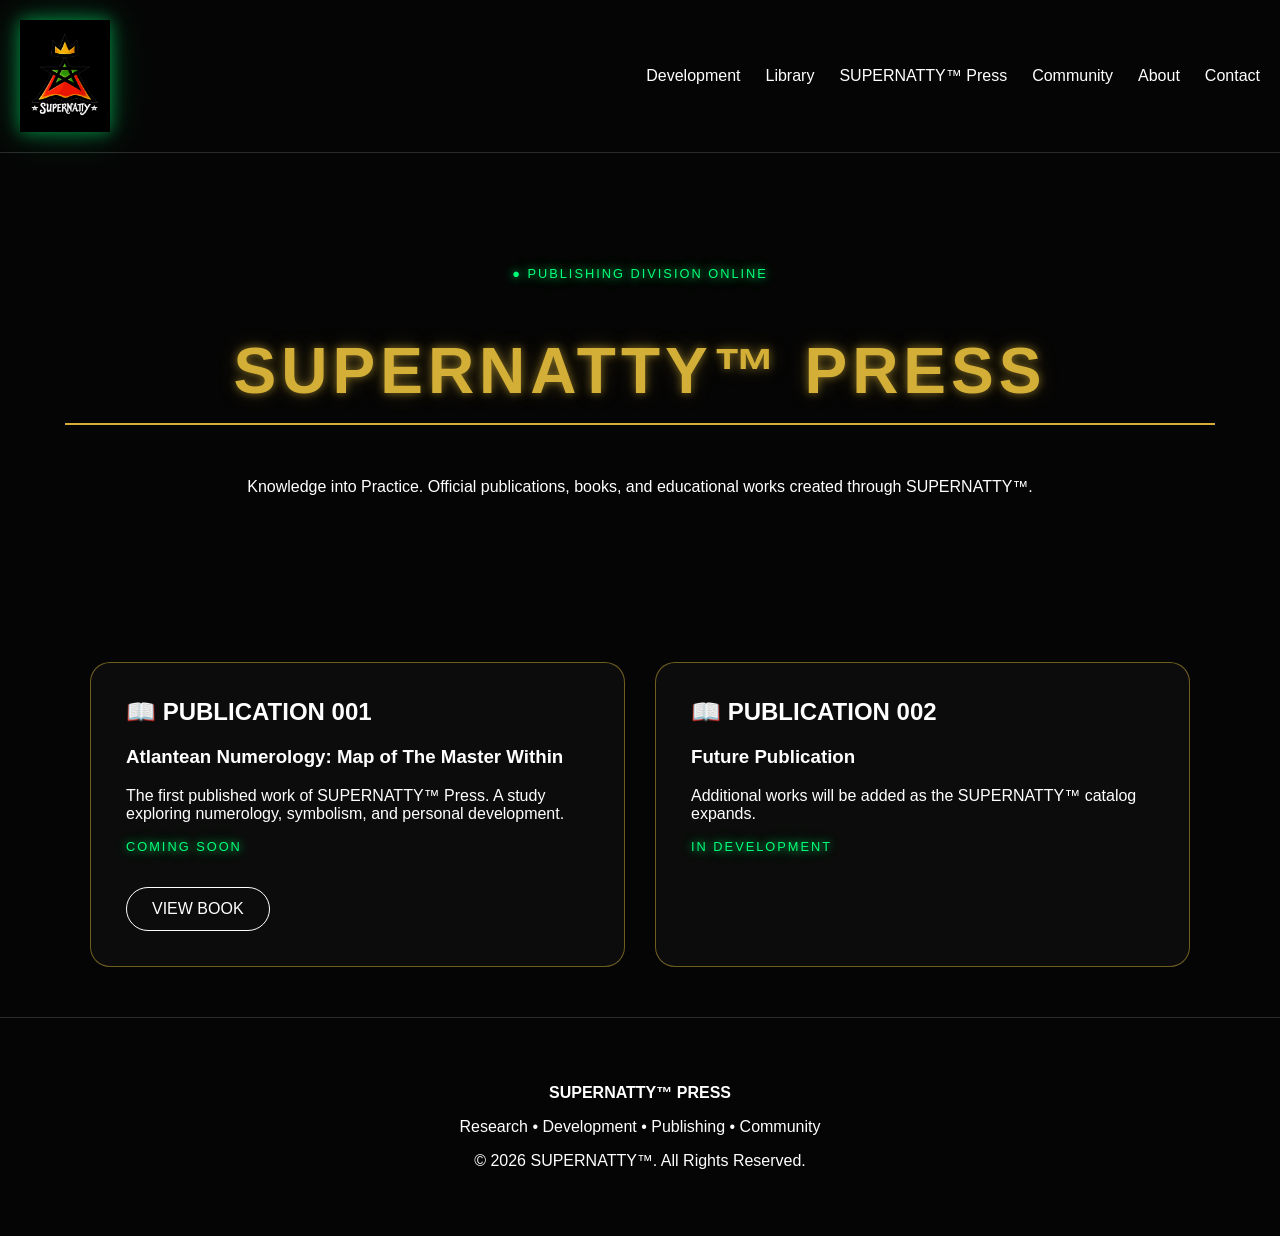
<file: press.html>
<!DOCTYPE html>
<html lang="en">

<head>

    <meta charset="UTF-8">

    <meta name="viewport" content="width=device-width, initial-scale=1.0">

    <title>SUPERNATTY™️ Press</title>

    <meta name="description"
    content="Official publications from SUPERNATTY™️ Press.">

    <link rel="stylesheet" href="css/v3-styles.css">

</head>


<body>


<nav class="site-nav">

    <a href="index.html" class="nav-logo">

<img src="Images/IMG_20260801_142408.png"
alt="SUPERNATTY Logo"
class="nav-logo-image">

</a>


    <div class="nav-links">

        <a href="development.html">Development</a>

        <a href="library.html">Library</a>

        <a href="press.html">SUPERNATTY™️ Press</a>

        <a href="community.html">Community</a>

        <a href="about.html">About</a>

        <a href="contact.html">Contact</a>

    </div>


</nav>



<main>


<section class="page-hero">

    <p class="system-status">
        ● PUBLISHING DIVISION ONLINE
    </p>


    <h1>
        SUPERNATTY™️ PRESS
    </h1>


    <p>
        Knowledge into Practice.
        Official publications, books,
        and educational works created through SUPERNATTY™️.
    </p>


</section>




<section class="library-grid">


<div class="library-card">

    <h2>
        📖 PUBLICATION 001
    </h2>


    <h3>
        Atlantean Numerology:
        Map of The Master Within
    </h3>


    <p>
        The first published work of SUPERNATTY™️ Press.
        A study exploring numerology, symbolism,
        and personal development.
    </p>


    <p class="system-status">
        COMING SOON
    </p>


    <a href="#" class="button">
        VIEW BOOK
    </a>


</div>




<div class="library-card">

    <h2>
        📖 PUBLICATION 002
    </h2>


    <h3>
        Future Publication
    </h3>


    <p>
        Additional works will be added
        as the SUPERNATTY™️ catalog expands.
    </p>


    <p class="system-status">
        IN DEVELOPMENT
    </p>


</div>


</section>


</main>




<footer>

<p>
<strong>SUPERNATTY™️ PRESS</strong>
</p>

<p>
Research • Development • Publishing • Community
</p>

<p>
© 2026 SUPERNATTY™️. All Rights Reserved.
</p>

</footer>



</body>

</html>
</file>
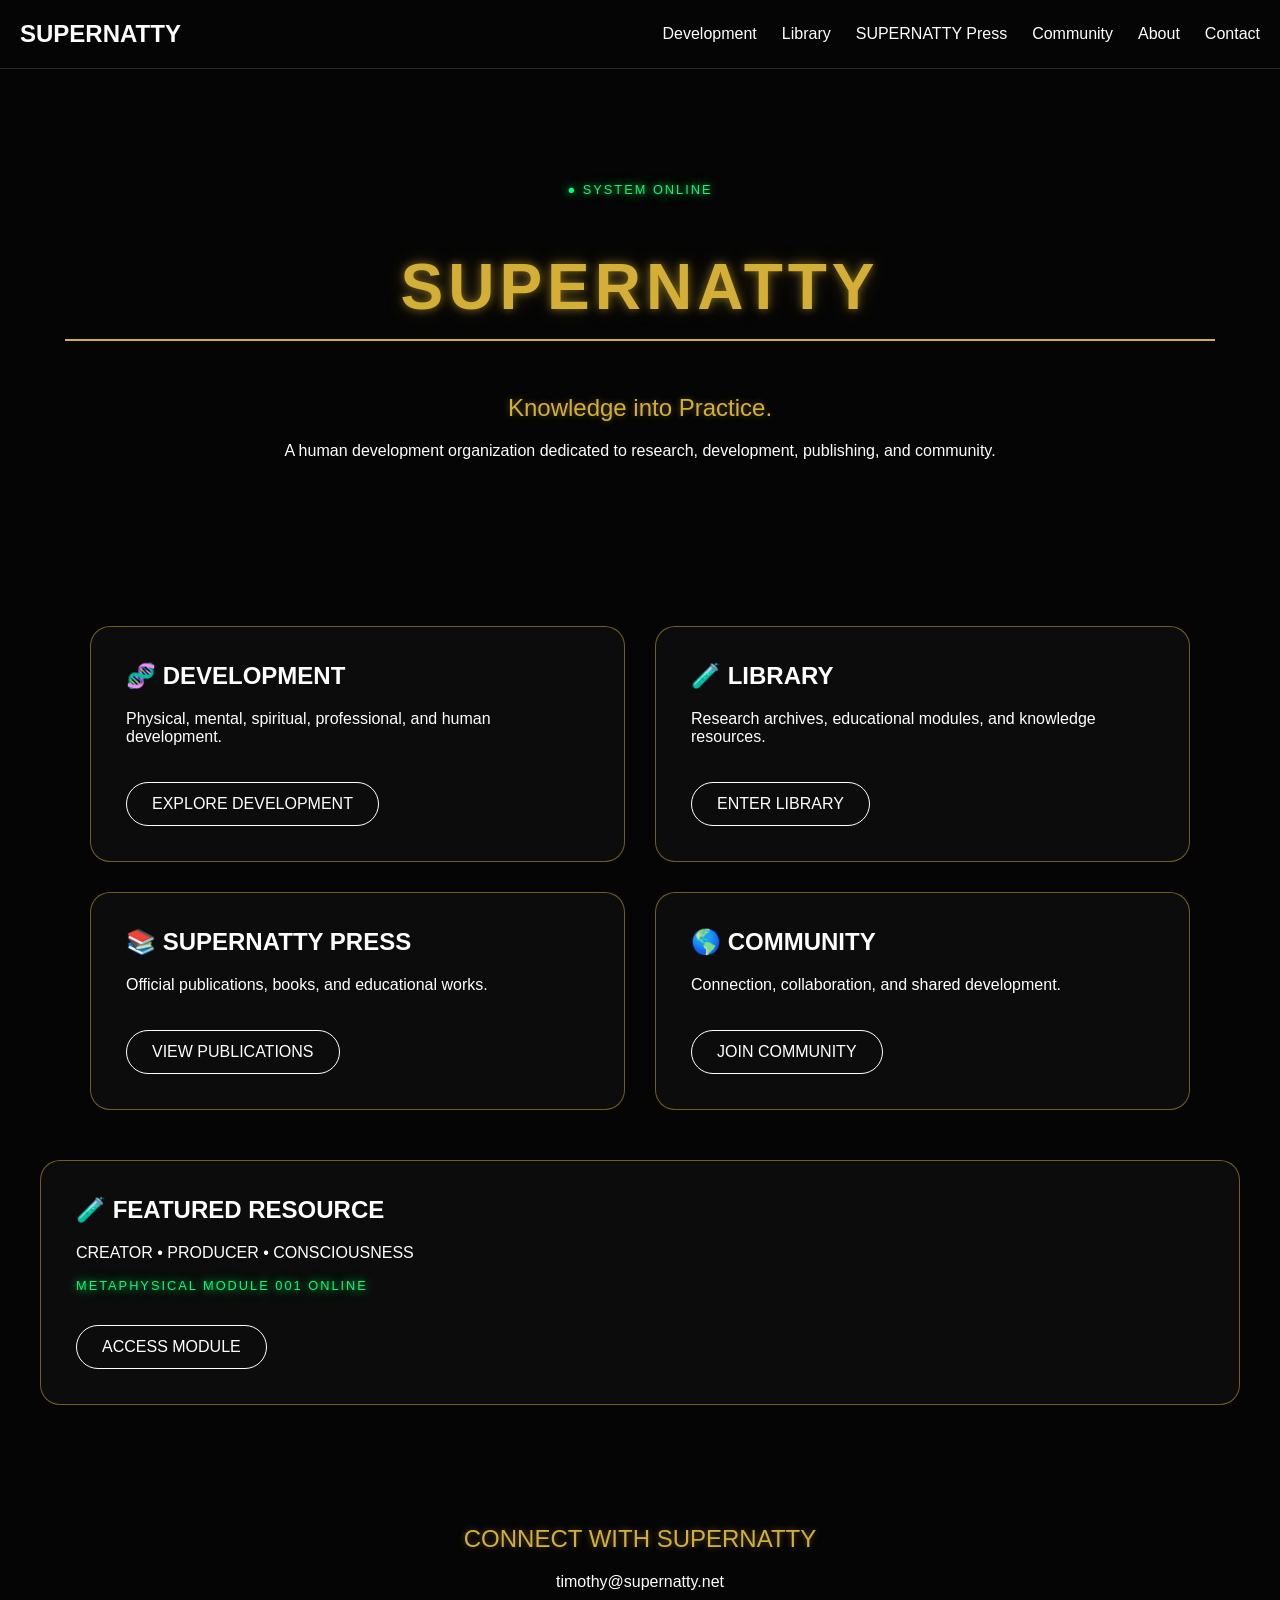
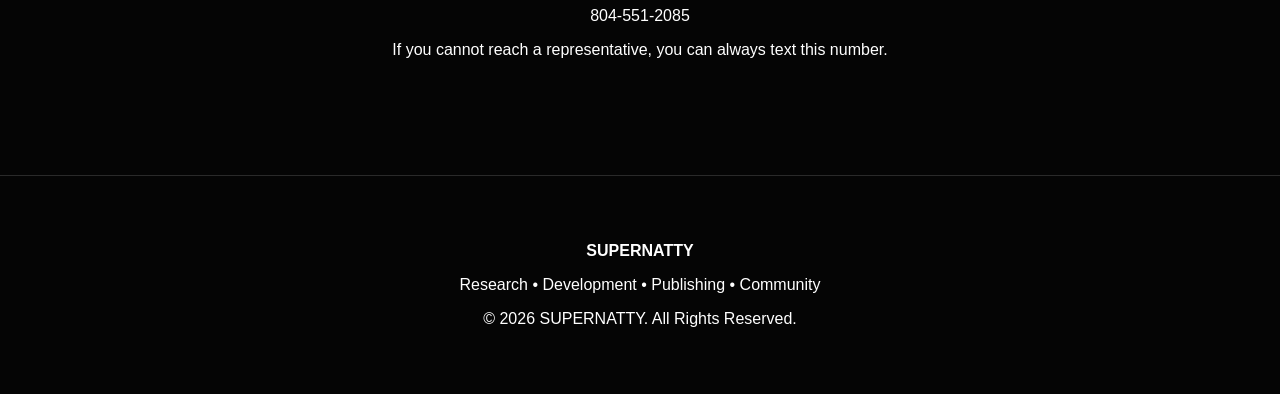
<file: v3.html>
<!DOCTYPE html>
<html lang="en">

<head>

    <meta charset="UTF-8">

    <meta name="viewport" content="width=device-width, initial-scale=1.0">

    <title>SUPERNATTY | Knowledge into Practice</title>

    <meta name="description"
        content="SUPERNATTY is a human development organization focused on research, development, publishing, and community.">

    <link rel="stylesheet" href="css/v3-styles.css">
</head>


<body>


<nav class="site-nav">

    <a href="v3.html" class="nav-logo">
        SUPERNATTY
    </a>


    <div class="nav-links">

        <a href="development.html">
            Development
        </a>

        <a href="library.html">
            Library
        </a>

        <a href="press.html">
            SUPERNATTY Press
        </a>

        <a href="community.html">
            Community
        </a>

        <a href="about.html">
            About
        </a>

        <a href="contact.html">
            Contact
        </a>

    </div>


</nav>



<main>


<section class="page-hero">

    <p class="system-status">
        ● SYSTEM ONLINE
    </p>


    <h1>
        SUPERNATTY
    </h1>


    <h2>
        Knowledge into Practice.
    </h2>


    <p>
        A human development organization dedicated
        to research, development, publishing,
        and community.
    </p>


</section>




<section class="library-grid">


<div class="library-card">

    <h2>
        🧬 DEVELOPMENT
    </h2>

    <p>
        Physical, mental, spiritual,
        professional, and human development.
    </p>


    <a href="development.html" class="button">
        EXPLORE DEVELOPMENT
    </a>

</div>



<div class="library-card">

    <h2>
        🧪 LIBRARY
    </h2>

    <p>
        Research archives, educational modules,
        and knowledge resources.
    </p>


    <a href="library.html" class="button">
        ENTER LIBRARY
    </a>

</div>



<div class="library-card">

    <h2>
        📚 SUPERNATTY PRESS
    </h2>

    <p>
        Official publications, books,
        and educational works.
    </p>


    <a href="press.html" class="button">
        VIEW PUBLICATIONS
    </a>

</div>



<div class="library-card">

    <h2>
        🌎 COMMUNITY
    </h2>

    <p>
        Connection, collaboration,
        and shared development.
    </p>


    <a href="community.html" class="button">
        JOIN COMMUNITY
    </a>

</div>


</section>




<section class="library-card">


<h2>
    🧪 FEATURED RESOURCE
</h2>


<p>
    CREATOR • PRODUCER • CONSCIOUSNESS
</p>


<p class="system-status">
    METAPHYSICAL MODULE 001 ONLINE
</p>


<a href="resources/creator-producer-consciousness.pdf"
class="button green"
target="_blank"
rel="noopener">

ACCESS MODULE

</a>


</section>



<section class="page-hero">


<h2>
    CONNECT WITH SUPERNATTY
</h2>


<p>
    timothy@supernatty.net
</p>


<p>
    804-551-2085
</p>


<p>
    If you cannot reach a representative,
    you can always text this number.
</p>


</section>



</main>




<footer>


<p>
<strong>SUPERNATTY</strong>
</p>


<p>
Research • Development • Publishing • Community
</p>


<p>
© 2026 SUPERNATTY. All Rights Reserved.
</p>


</footer>



</body>

</html>
</file>
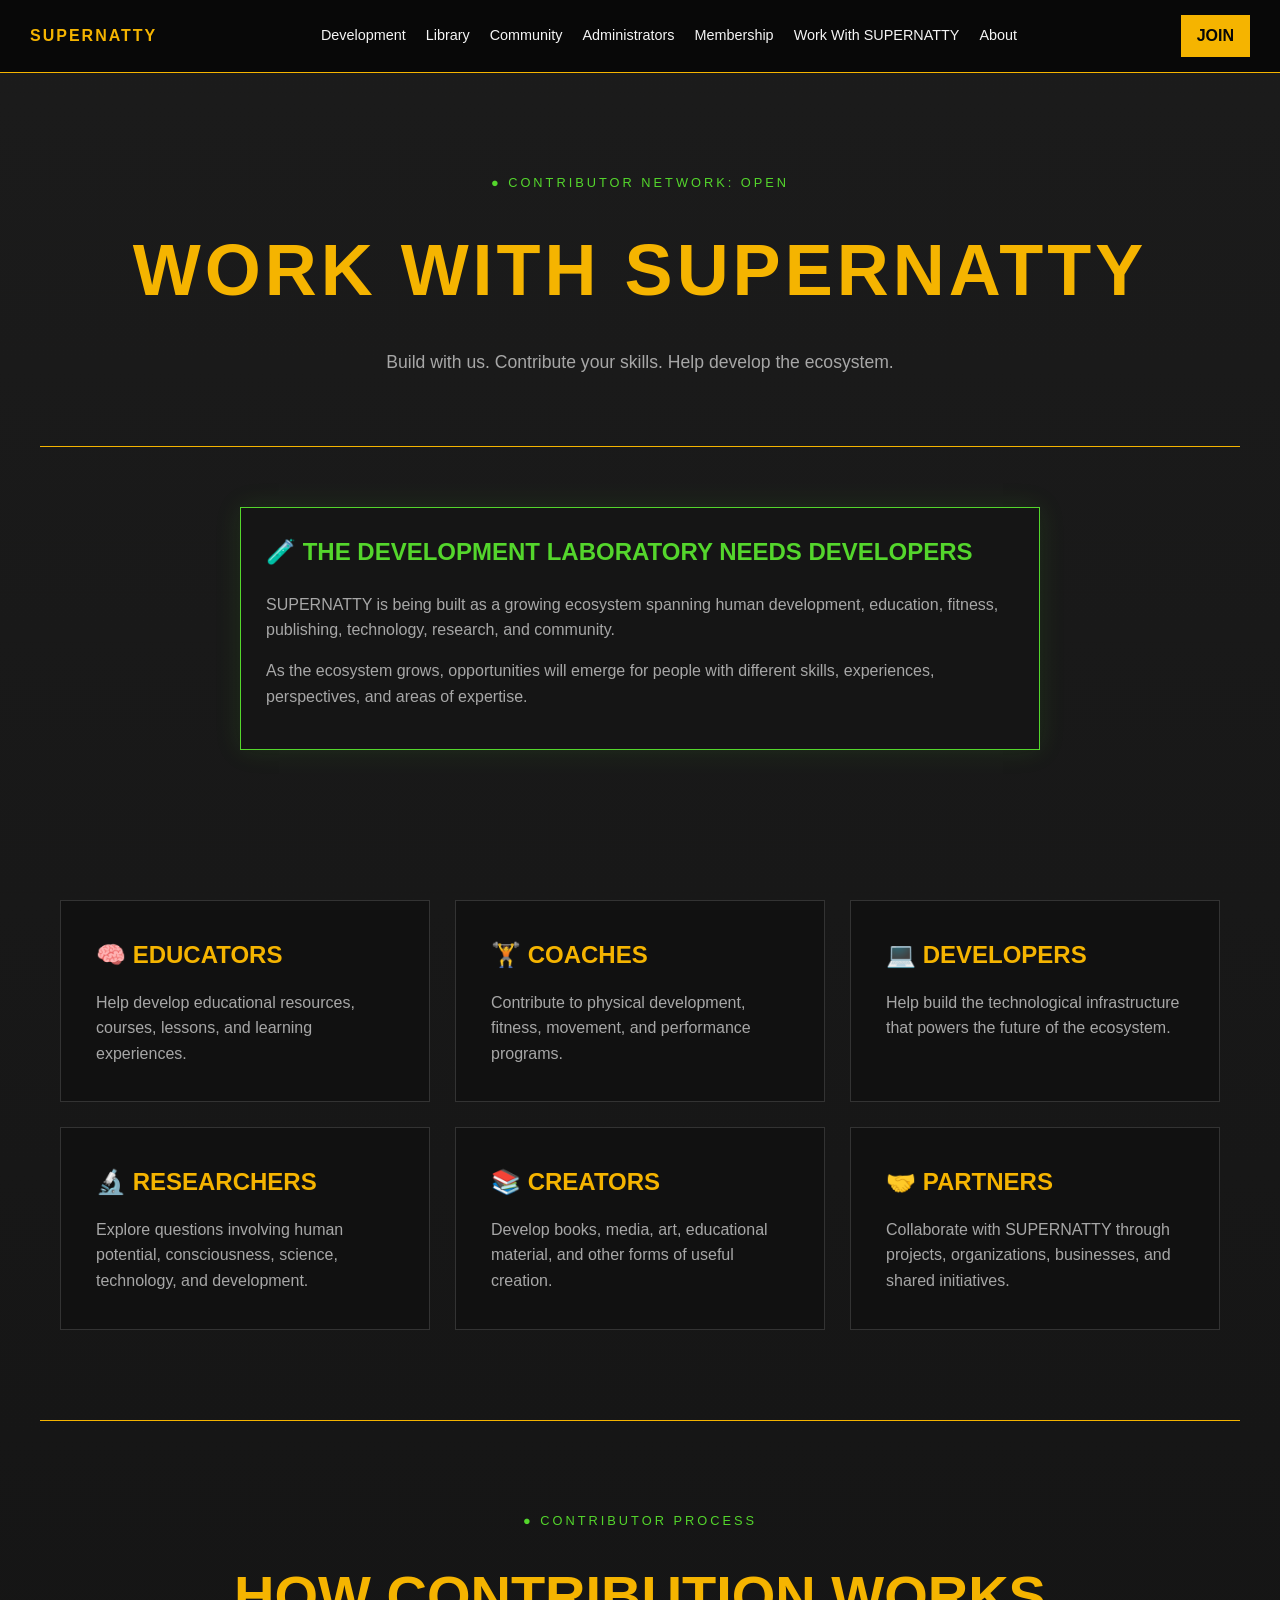
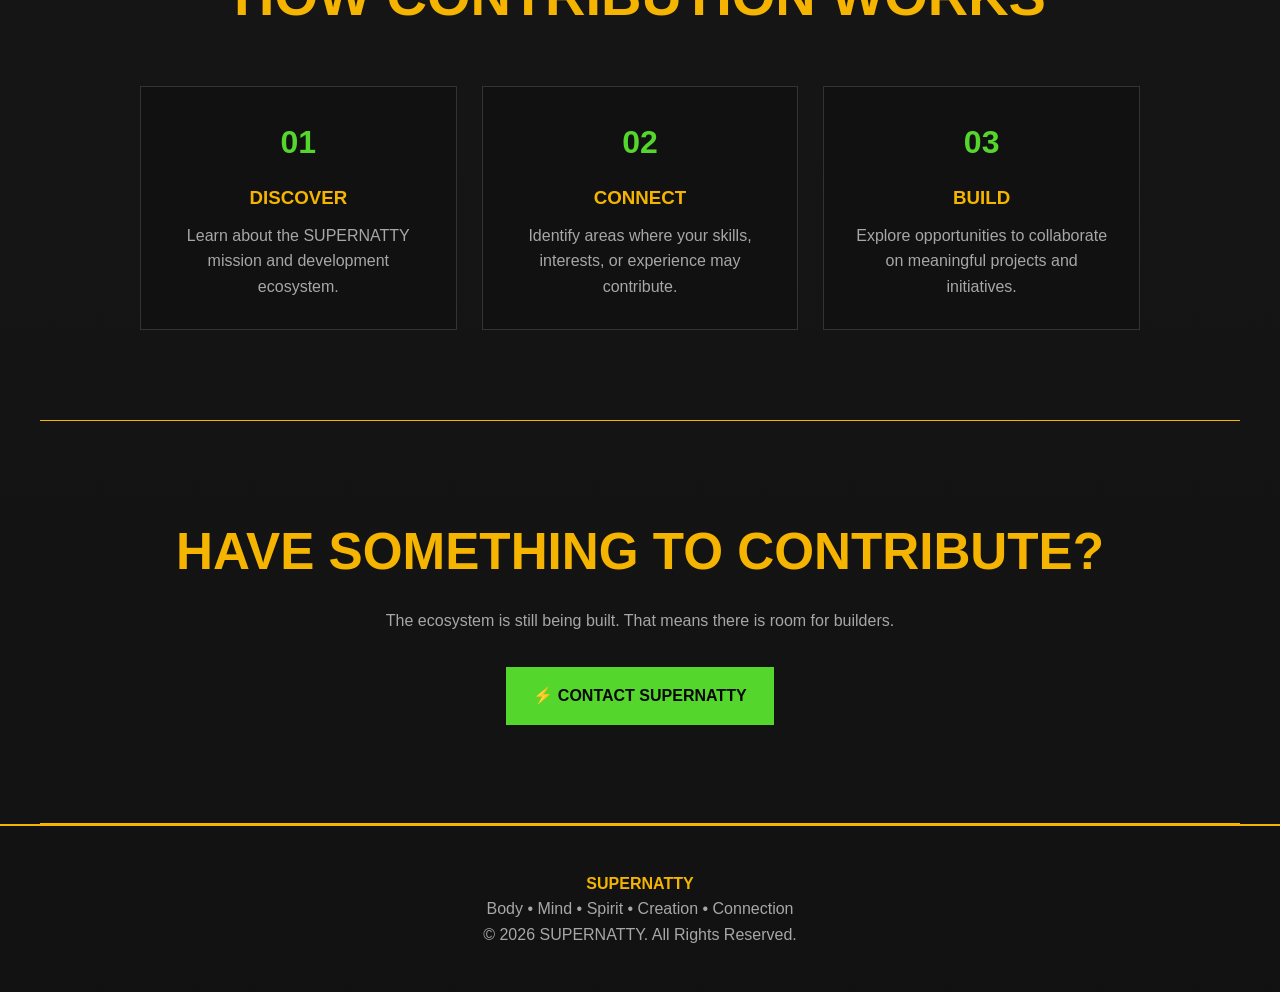
<file: work-with-supernatty.html>
<!DOCTYPE html>
<html lang="en">

<head>

    <meta charset="UTF-8">

    <meta name="viewport" content="width=device-width, initial-scale=1.0">

    <title>Work With SUPERNATTY | SUPERNATTY</title>

    <meta name="description"
        content="Explore ways to contribute to the SUPERNATTY ecosystem through collaboration, education, technology, research, creativity, and development.">

    <link rel="stylesheet" href="css/styles.css">

</head>

<body>

    <nav class="site-nav">

        <a href="index.html" class="nav-logo">
            SUPERNATTY
        </a>

<div class="nav-links">

    <a href="development.html">Development</a>

    <a href="library.html">Library</a>

    <a href="community.html">Community</a>

    <a href="administrators.html">Administrators</a>

    <a href="membership.html">Membership</a>

    <a href="work-with-supernatty.html">Work With SUPERNATTY</a>

    <a href="about.html">About</a>

</div>

        <a href="membership.html" class="nav-button">
            JOIN
        </a>

    </nav>


    <main>

        <section class="page-hero">

            <p class="system-status">
                ● CONTRIBUTOR NETWORK: OPEN
            </p>

            <h1>
                WORK WITH SUPERNATTY
            </h1>

            <p>
                Build with us.
                Contribute your skills.
                Help develop the ecosystem.
            </p>

        </section>


        <section class="work-intro">

            <div class="lab-panel">

                <h2>
                    🧪 THE DEVELOPMENT LABORATORY NEEDS DEVELOPERS
                </h2>

                <p>
                    SUPERNATTY is being built as a growing ecosystem
                    spanning human development, education, fitness,
                    publishing, technology, research, and community.
                </p>

                <p>
                    As the ecosystem grows, opportunities will emerge
                    for people with different skills, experiences,
                    perspectives, and areas of expertise.
                </p>

            </div>

        </section>


        <section class="work-grid">


            <div class="work-card">

                <h2>🧠 EDUCATORS</h2>

                <p>
                    Help develop educational resources,
                    courses, lessons, and learning experiences.
                </p>

            </div>


            <div class="work-card">

                <h2>🏋️ COACHES</h2>

                <p>
                    Contribute to physical development,
                    fitness, movement, and performance programs.
                </p>

            </div>


            <div class="work-card">

                <h2>💻 DEVELOPERS</h2>

                <p>
                    Help build the technological infrastructure
                    that powers the future of the ecosystem.
                </p>

            </div>


            <div class="work-card">

                <h2>🔬 RESEARCHERS</h2>

                <p>
                    Explore questions involving human potential,
                    consciousness, science, technology, and development.
                </p>

            </div>


            <div class="work-card">

                <h2>📚 CREATORS</h2>

                <p>
                    Develop books, media, art, educational material,
                    and other forms of useful creation.
                </p>

            </div>


            <div class="work-card">

                <h2>🤝 PARTNERS</h2>

                <p>
                    Collaborate with SUPERNATTY through projects,
                    organizations, businesses, and shared initiatives.
                </p>

            </div>


        </section>


        <section class="work-process">

            <p class="system-status">
                ● CONTRIBUTOR PROCESS
            </p>

            <h2>
                HOW CONTRIBUTION WORKS
            </h2>

            <div class="process-grid">


                <div class="process-step">

                    <span>01</span>

                    <h3>DISCOVER</h3>

                    <p>
                        Learn about the SUPERNATTY mission
                        and development ecosystem.
                    </p>

                </div>


                <div class="process-step">

                    <span>02</span>

                    <h3>CONNECT</h3>

                    <p>
                        Identify areas where your skills,
                        interests, or experience may contribute.
                    </p>

                </div>


                <div class="process-step">

                    <span>03</span>

                    <h3>BUILD</h3>

                    <p>
                        Explore opportunities to collaborate
                        on meaningful projects and initiatives.
                    </p>

                </div>


            </div>

        </section>


        <section class="work-cta">

            <h2>
                HAVE SOMETHING TO CONTRIBUTE?
            </h2>

            <p>
                The ecosystem is still being built.
                That means there is room for builders.
            </p>

            <a href="mailto:contact@supernatty.net" class="button green">
                ⚡ CONTACT SUPERNATTY
            </a>

        </section>

    </main>


    <footer>

        <p>
            <strong>SUPERNATTY</strong>
        </p>

        <p>
            Body • Mind • Spirit • Creation • Connection
        </p>

        <p>
            © 2026 SUPERNATTY. All Rights Reserved.
        </p>

    </footer>

</body>

</html>
</file>
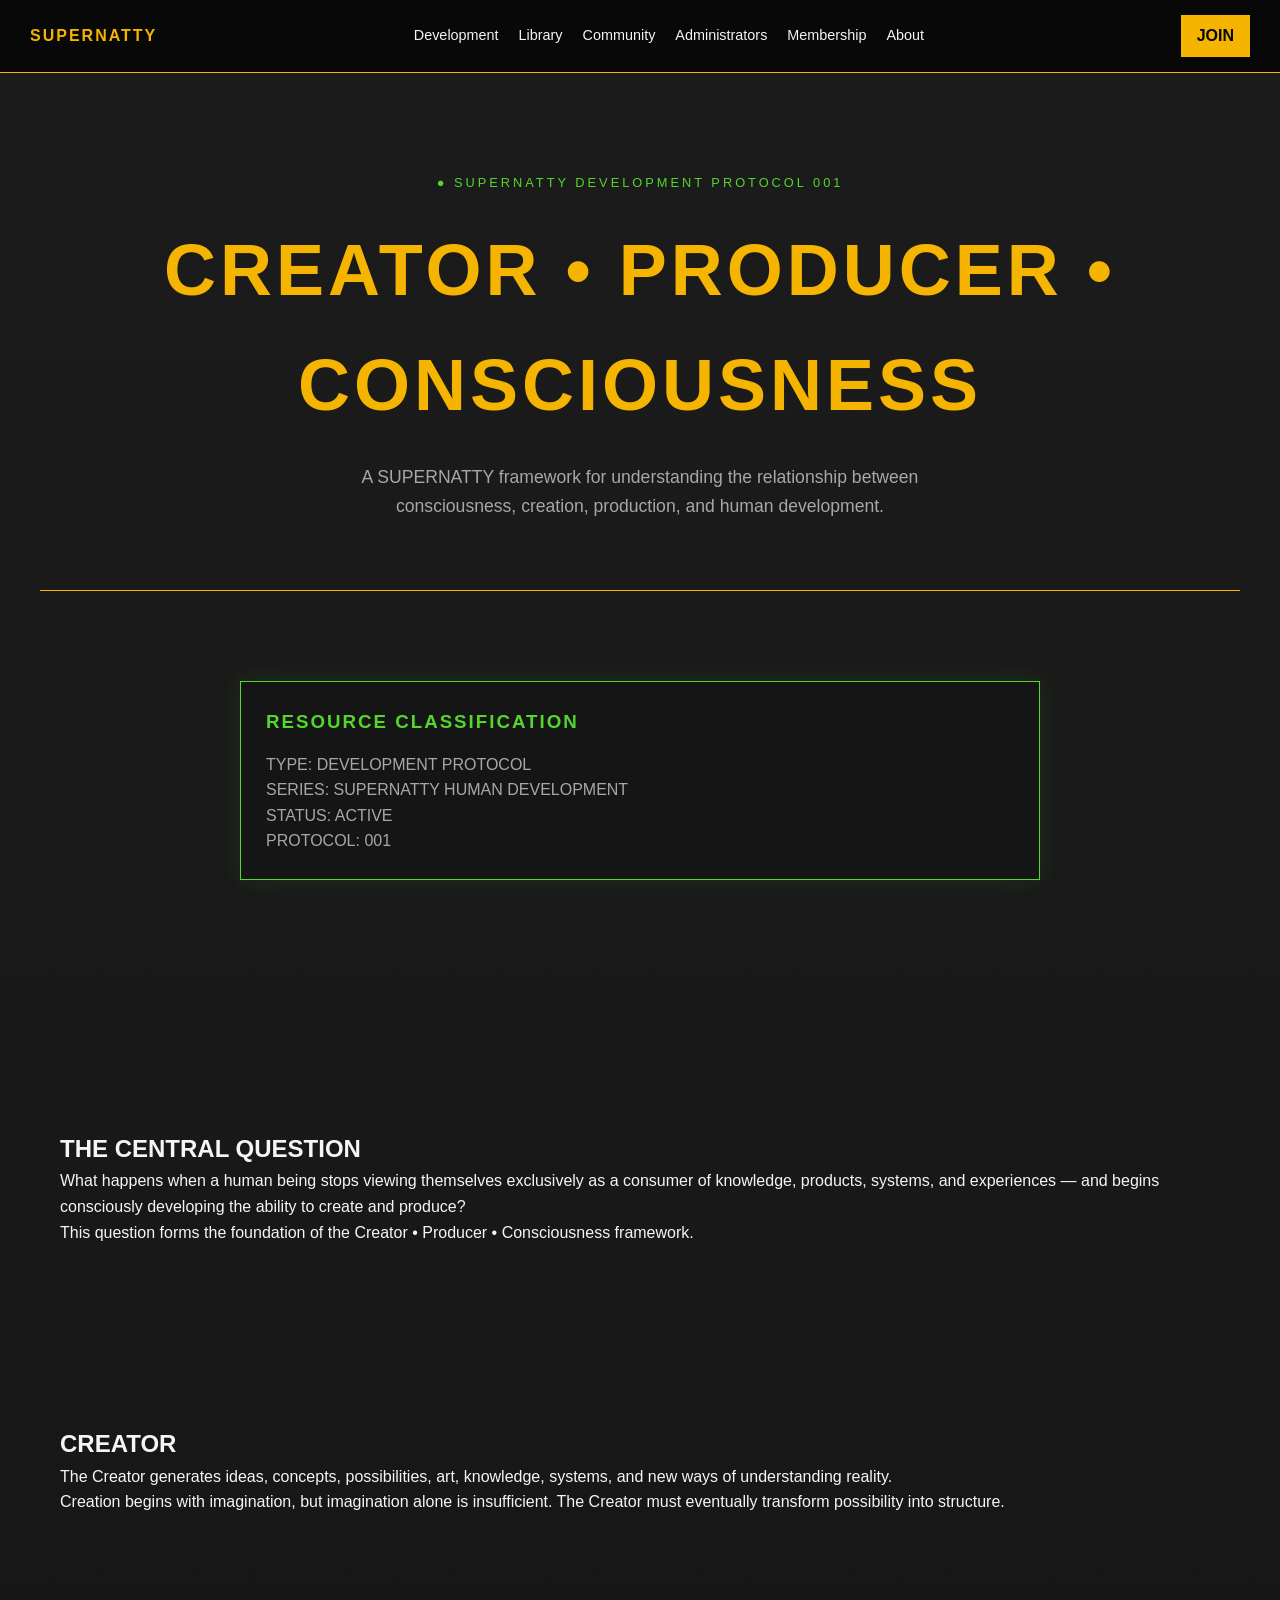
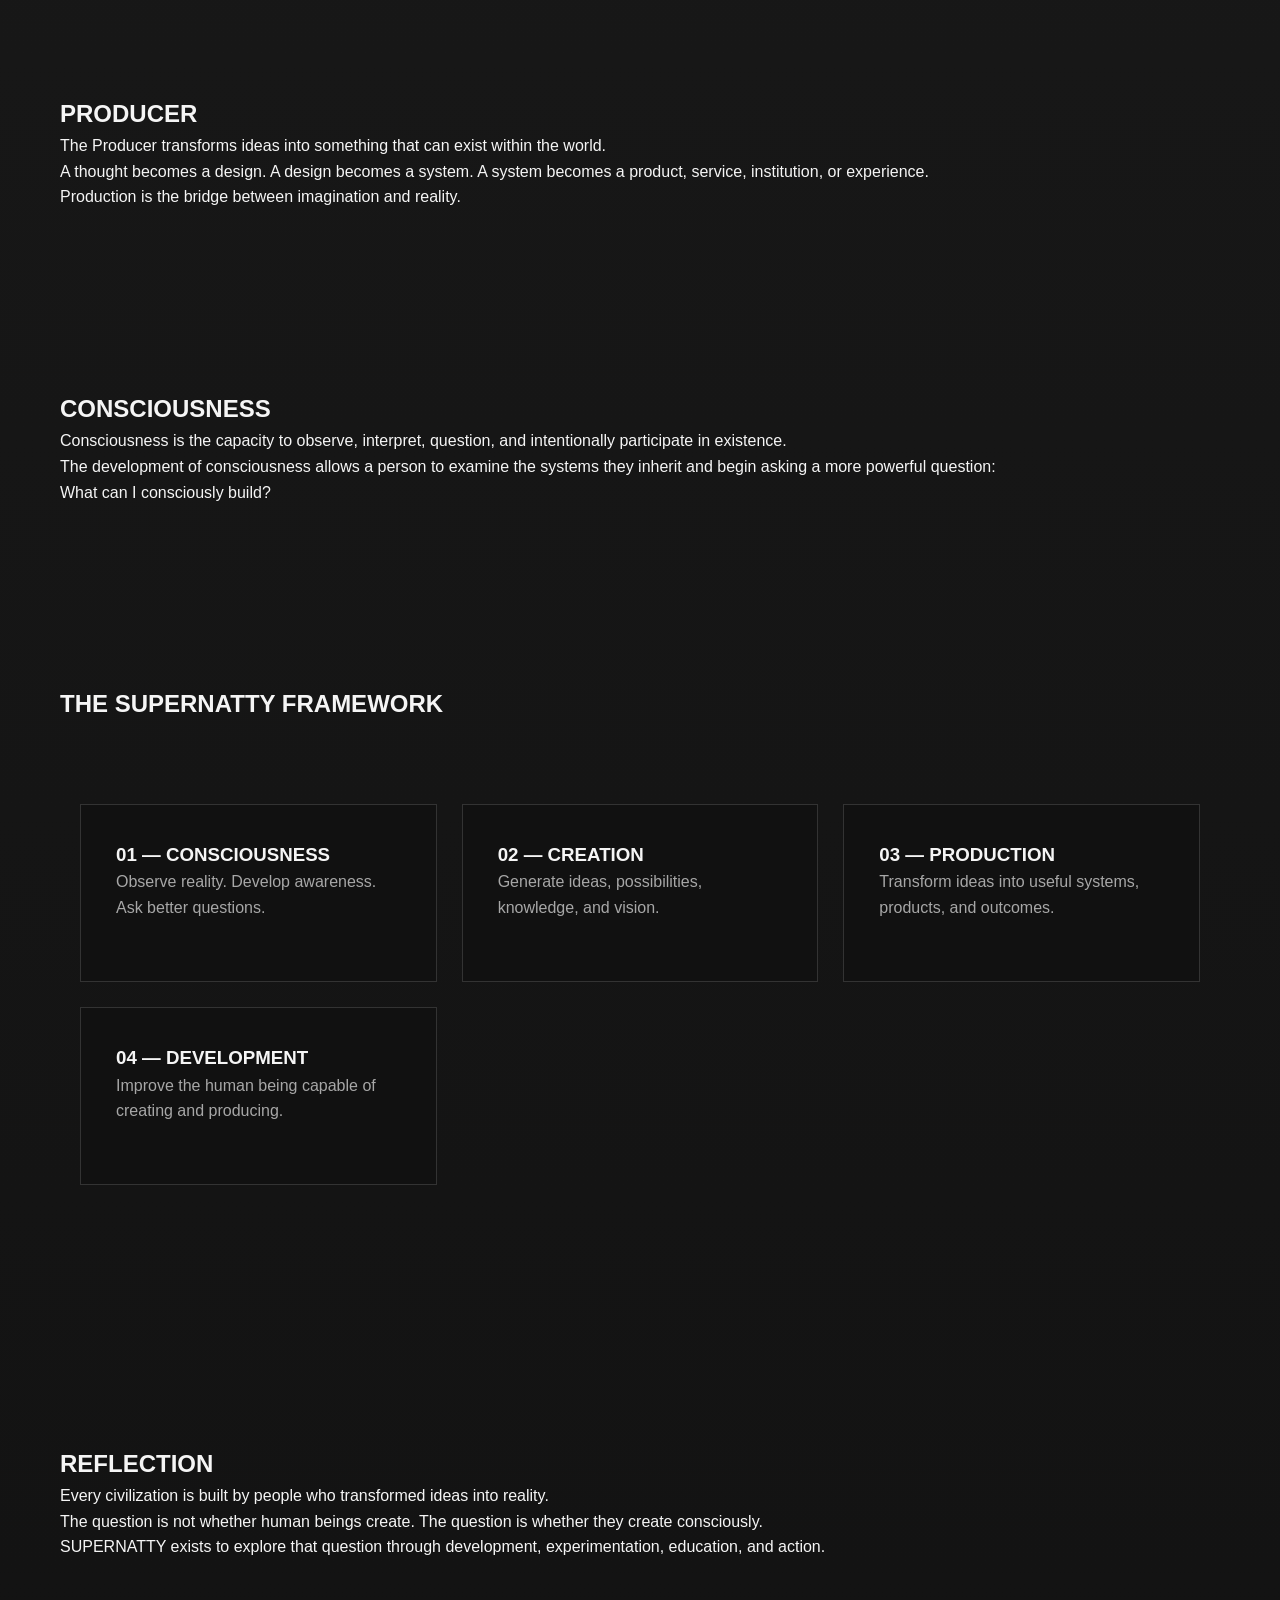
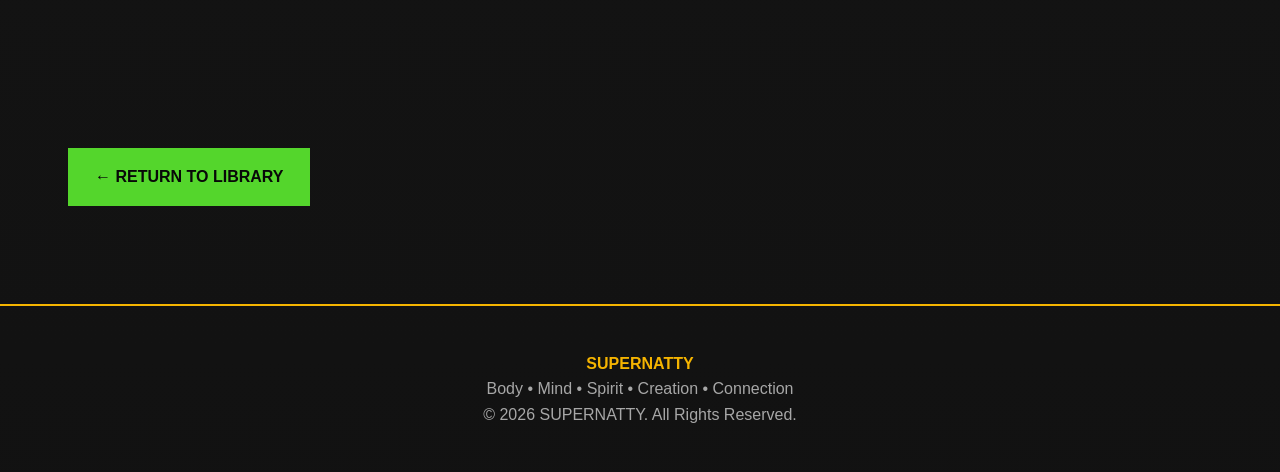
<file: resources/creator-producer-consciousness.html>
<!DOCTYPE html>
<html lang="en">

<head>

    <meta charset="UTF-8">

    <meta name="viewport" content="width=device-width, initial-scale=1.0">

    <title>Creator • Producer • Consciousness | SUPERNATTY</title>

    <meta name="description"
        content="Creator • Producer • Consciousness — a SUPERNATTY exploration of human development, creation, consciousness, and the systems we build.">

    <link rel="stylesheet" href="../css/styles.css">

</head>

<body>

    <nav class="site-nav">

        <a href="../index.html" class="nav-logo">
            SUPERNATTY
        </a>

        <div class="nav-links">

            <a href="../development.html">Development</a>

            <a href="../library.html">Library</a>

            <a href="../community.html">Community</a>

            <a href="../administrators.html">Administrators</a>

            <a href="../membership.html">Membership</a>

            <a href="../about.html">About</a>

        </div>

        <a href="../membership.html" class="nav-button">
            JOIN
        </a>

    </nav>


    <main>

        <section class="page-hero">

    <p class="system-status">
        ● SUPERNATTY DEVELOPMENT PROTOCOL 001
    </p>

    <h1>
        CREATOR • PRODUCER • CONSCIOUSNESS
    </h1>

    <p>
        A SUPERNATTY framework for understanding the relationship
        between consciousness, creation, production, and human development.
    </p>

</section>

        <section>

    <div class="lab-panel">

        <h3>
            RESOURCE CLASSIFICATION
        </h3>

        <p>
            TYPE: DEVELOPMENT PROTOCOL
        </p>

        <p>
            SERIES: SUPERNATTY HUMAN DEVELOPMENT
        </p>

        <p>
            STATUS: ACTIVE
        </p>

        <p>
            PROTOCOL: 001
        </p>

    </div>

        </section>

        <section class="content-section">

            <h2>
                THE CENTRAL QUESTION
            </h2>

            <p>
                What happens when a human being stops viewing themselves
                exclusively as a consumer of knowledge, products, systems,
                and experiences — and begins consciously developing the ability
                to create and produce?
            </p>

            <p>
                This question forms the foundation of the Creator • Producer •
                Consciousness framework.
            </p>

        </section>


        <section class="content-section">

            <h2>
                CREATOR
            </h2>

            <p>
                The Creator generates ideas, concepts, possibilities,
                art, knowledge, systems, and new ways of understanding reality.
            </p>

            <p>
                Creation begins with imagination, but imagination alone is
                insufficient. The Creator must eventually transform possibility
                into structure.
            </p>

        </section>


        <section class="content-section">

            <h2>
                PRODUCER
            </h2>

            <p>
                The Producer transforms ideas into something that can exist
                within the world.
            </p>

            <p>
                A thought becomes a design.
                A design becomes a system.
                A system becomes a product, service, institution, or experience.
            </p>

            <p>
                Production is the bridge between imagination and reality.
            </p>

        </section>


        <section class="content-section">

            <h2>
                CONSCIOUSNESS
            </h2>

            <p>
                Consciousness is the capacity to observe, interpret,
                question, and intentionally participate in existence.
            </p>

            <p>
                The development of consciousness allows a person to examine
                the systems they inherit and begin asking a more powerful question:
            </p>

            <blockquote>
                What can I consciously build?
            </blockquote>

        </section>


        <section class="content-section">

            <h2>
                THE SUPERNATTY FRAMEWORK
            </h2>

            <div class="library-grid">

                <div class="library-card">

                    <h3>
                        01 — CONSCIOUSNESS
                    </h3>

                    <p>
                        Observe reality. Develop awareness. Ask better questions.
                    </p>

                </div>


                <div class="library-card">

                    <h3>
                        02 — CREATION
                    </h3>

                    <p>
                        Generate ideas, possibilities, knowledge, and vision.
                    </p>

                </div>


                <div class="library-card">

                    <h3>
                        03 — PRODUCTION
                    </h3>

                    <p>
                        Transform ideas into useful systems, products, and outcomes.
                    </p>

                </div>


                <div class="library-card">

                    <h3>
                        04 — DEVELOPMENT
                    </h3>

                    <p>
                        Improve the human being capable of creating and producing.
                    </p>

                </div>

            </div>

        </section>


        <section class="content-section">

            <h2>
                REFLECTION
            </h2>

            <p>
                Every civilization is built by people who transformed ideas
                into reality.
            </p>

            <p>
                The question is not whether human beings create.
                The question is whether they create consciously.
            </p>

            <p>
                SUPERNATTY exists to explore that question through development,
                experimentation, education, and action.
            </p>

        </section>


        <section class="content-section">

            <a href="../library.html" class="button green">
                ← RETURN TO LIBRARY
            </a>

        </section>

    </main>


    <footer>

        <p>
            <strong>SUPERNATTY</strong>
        </p>

        <p>
            Body • Mind • Spirit • Creation • Connection
        </p>

        <p>
            © 2026 SUPERNATTY. All Rights Reserved.
        </p>

    </footer>

</body>

</html>
</file>
<file: css/v3-styles.css>
/* SUPERNATTY V3 FOUNDATION */

body {
    margin: 0;
    font-family: Arial, sans-serif;
    background: #050505;
    color: white;
}


.site-nav {
    display: flex;
    justify-content: space-between;
    align-items: center;
    padding: 25px 5%;
    border-bottom: 1px solid rgba(255,255,255,0.15);
}


.nav-logo {
    font-size: 1.5rem;
    font-weight: bold;
    text-decoration: none;
    color: white;
}


.nav-links {
    display: flex;
    gap: 25px;
}


.nav-links a {
    color: white;
    text-decoration: none;
}


.page-hero {
    max-width: 900px;
    margin: auto;
    text-align: center;
    padding: 100px 25px;
}


.page-hero h1 {
    font-size: 4rem;
    letter-spacing: 5px;
}


.page-hero h2 {
    font-weight: normal;
}


.system-status {
    letter-spacing: 3px;
    font-size: 0.8rem;
}


.library-grid {
    display: grid;
    grid-template-columns: repeat(2, 1fr);
    gap: 30px;
    max-width: 1100px;
    margin: auto;
    padding: 50px 25px;
}


.library-card {
    border: 1px solid rgba(255,255,255,0.2);
    border-radius: 20px;
    padding: 35px;
    background: rgba(255,255,255,0.03);
}


.library-card h2 {
    margin-top: 0;
}


.button {
    display: inline-block;
    margin-top: 20px;
    padding: 12px 25px;
    border: 1px solid white;
    border-radius: 30px;
    color: white;
    text-decoration: none;
}


.green {
    border-color: white;
}


footer {
    text-align: center;
    padding: 50px 20px;
    border-top: 1px solid rgba(255,255,255,0.15);
}


@media(max-width:800px){

    .nav-links {
        flex-direction: column;
    }


    .library-grid {
        grid-template-columns: 1fr;
    }


    .page-hero h1 {
        font-size: 2.5rem;
    }

}
.library-card {

    transition: transform 0.35s ease, box-shadow 0.35s ease;

}


.library-card:hover {

    transform: translateY(-8px);

    box-shadow:
    0 0 25px rgba(255,255,255,0.18);

}
@media (max-width: 768px) {

    .nav-links {

        flex-direction: column;
        text-align: center;

    }


    .library-grid {

        grid-template-columns: 1fr;

    }


    .page-hero h1 {

        font-size: 2.2rem;

    }


    .hero-logo {

        width: 180px;
        max-width: 80%;

    }

}
.hero-logo {

    width: 220px;
    max-width: 80%;
    height: auto;
    margin-bottom: 25px;

    transition: transform 0.35s ease;

}


.hero-logo:hover {

    transform: scale(1.05);

}
/* =========================
   SUPERNATTY V3 INTERACTIVE SYSTEM
   ========================= */


/* Logo */

.hero-logo {

    width: 220px;
    max-width: 80%;
    height: auto;
    margin-bottom: 25px;

    transition: transform 0.35s ease;

}


.hero-logo:hover {

    transform: scale(1.05);

}



/* Development / Library / Press Cards */

.library-card,
.service-card {

    transition:
    transform 0.35s ease,
    box-shadow 0.35s ease;

}



.library-card:hover,
.service-card:hover {

    transform: translateY(-8px);

    box-shadow:
    0 0 25px rgba(255,255,255,0.18);

}



/* Buttons */

.button {

    transition:
    transform 0.25s ease,
    box-shadow 0.25s ease;

}


.button:hover {

    transform: translateY(-3px);

    box-shadow:
    0 0 18px rgba(255,255,255,0.25);

}



/* System Status */

.system-status {

    letter-spacing: 1px;

}



/* Mobile Optimization */

@media (max-width:768px) {


.hero-logo {

    width: 170px;

}


.library-card,
.service-card {

    width: 100%;

}


}
/* SUPERNATTY Navigation Logo */

.nav-logo {
    display: flex;
    align-items: center;
}

.nav-logo-image {
    width: 90px;
    height: auto;
    display: block;
}


/* Navigation Layout */

.site-nav {
    display: flex;
    justify-content: space-between;
    align-items: center;
    padding: 20px;
}


.nav-links {
    display: flex;
    gap: 25px;
    align-items: center;
}
/* SUPERNATTY Logo Entrance Animation */

.fade-in {
    opacity: 0;
    animation: logoReveal 2.5s ease forwards;
}


@keyframes logoReveal {

    0% {
        opacity: 0;
        transform: scale(0.85);
    }

    100% {
        opacity: 1;
        transform: scale(1);
    }

}
/* SUPERNATTY Logo Energy Field */

.nav-logo-image {

    width: 90px;
    height: auto;

    filter:
    drop-shadow(0 0 8px rgba(0,255,120,0.45))
    drop-shadow(0 0 18px rgba(0,255,120,0.25));

    transition: 
    transform 0.3s ease,
    filter 0.3s ease;

}


.nav-logo-image:hover {

    transform: scale(1.08);

    filter:
    drop-shadow(0 0 12px rgba(0,255,120,0.8))
    drop-shadow(0 0 30px rgba(0,255,120,0.45));

}
/* SUPERNATTY Global Content Alignment */

main,
.hero,
.page-hero,
.section-title,
.lab-panel,
.service-grid {

    max-width: 1200px;
    margin-left: auto;
    margin-right: auto;

}


.hero,
.page-hero {

    text-align: center;

}
/* SUPERNATTY Laboratory Card Activation */

.service-card,
.library-card {

    transition:
    transform 0.35s ease,
    box-shadow 0.35s ease;

}



.service-card:hover,
.library-card:hover {

    transform: translateY(-8px);

    box-shadow:

    0 0 12px rgba(0,255,120,0.45),
    0 0 35px rgba(0,255,120,0.25);

}
/* SUPERNATTY Energy Dividers */

.section-title h2,
.page-hero h1,
.hero h1 {

    border-bottom: 2px solid #d4af37;
    padding-bottom: 15px;

}
/* =====================================
   SUPERNATTY VISUAL SYSTEM v1.0
   ===================================== */


/* Active System Indicators */

.system-status {

    color: #00ff78;

    text-shadow:
    0 0 8px rgba(0,255,120,0.8),
    0 0 18px rgba(0,255,120,0.4);

    letter-spacing: 2px;

}



/* Logo Energy Field */

.nav-logo-image {

    filter:
    drop-shadow(0 0 8px rgba(0,255,120,0.45))
    drop-shadow(0 0 18px rgba(0,255,120,0.25));

    transition:
    transform .3s ease,
    filter .3s ease;

}


.nav-logo-image:hover {

    transform: scale(1.08);

    filter:
    drop-shadow(0 0 15px rgba(0,255,120,0.9))
    drop-shadow(0 0 35px rgba(0,255,120,0.5));

}



/* Laboratory Module Cards */

.service-card,
.library-card {

    border: 1px solid rgba(212,175,55,0.5);

    transition:
    transform .35s ease,
    box-shadow .35s ease;

}


.service-card:hover,
.library-card:hover {

    transform: translateY(-8px);

    box-shadow:

    0 0 15px rgba(0,255,120,0.45),
    0 0 35px rgba(0,255,120,0.25);

}



/* Golden Knowledge Dividers */

.section-title h2,
.page-hero h1,
.hero h1 {

    border-bottom:
    2px solid #d4af37;

    padding-bottom: 15px;

}



/* Center Laboratory Layout */

main,
.hero,
.page-hero {

    margin-left: auto;
    margin-right: auto;

}
/* SUPERNATTY Gold Division Headings */

.hero h1,
.page-hero h1,
.section-title h2 {

    color: #d4af37;

    text-shadow:
    0 0 8px rgba(212,175,55,0.5),
    0 0 18px rgba(212,175,55,0.25);

}
/* =================================
   SUPERNATTY PAGE TITLE SYSTEM
   ================================= */


.page-hero h1 {

    color: #d4af37;

    text-shadow:
    0 0 8px rgba(212,175,55,0.55),
    0 0 20px rgba(212,175,55,0.25);

}


.page-hero h2 {

    color: #d4af37;

    text-shadow:
    0 0 6px rgba(212,175,55,0.4);

}
.lab-panel h3 {

    color: #00ff78;

    text-shadow:
        0 0 8px rgba(0,255,120,.8),
        0 0 18px rgba(0,255,120,.45);

}
/* =====================================
   SUPERNATTY COLOR SYSTEM
===================================== */

/* Hero Motto */

.hero-motto{

    color:#b22222;

    font-weight:700;

    letter-spacing:3px;

    text-shadow:
        0 0 10px rgba(178,34,34,.45);

}


/* Protocol Titles */

.protocol-title{

    color:#b22222;

    text-shadow:
        0 0 8px rgba(178,34,34,.45);

}


/* Laboratory Heading */

.lab-heading{

    color:#00ff78;

    text-shadow:
        0 0 10px rgba(0,255,120,.85),
        0 0 20px rgba(0,255,120,.45);

}
</file>
<file: css/styles.css>
:root {
            --black: #080808;
            --dark-panel: #111111;
            --gold: #f5b400;
            --green: #54d62c;
            --red: #ff3b1f;
            --orange: #ff7a00;
            --white: #f5f5f5;
            --gray: #a7a7a7;
        }
/* GLOBAL NAVIGATION */

.site-nav {
    position: sticky;
    top: 0;
    z-index: 1000;

    display: flex;
    align-items: center;
    justify-content: space-between;

    padding: 15px 30px;

    background: rgba(8, 8, 8, 0.95);
    border-bottom: 1px solid var(--gold);
}

.nav-logo {
    color: var(--gold);
    text-decoration: none;
    font-weight: bold;
    letter-spacing: 2px;
}

.nav-links {
    display: flex;
    gap: 20px;
}

.nav-links a {
    color: var(--white);
    text-decoration: none;
    font-size: 0.9rem;
    transition: 0.3s ease;
}

.nav-links a:hover {
    color: var(--green);
}

.nav-button {
    padding: 8px 16px;

    background: var(--gold);
    color: var(--black);

    text-decoration: none;
    font-weight: bold;

    transition: 0.3s ease;
}

.nav-button:hover {
    background: var(--green);
}

        * {
            margin: 0;
            padding: 0;
            box-sizing: border-box;
        }

        html {
            scroll-behavior: smooth;
        }

        body {
            font-family: Arial, Helvetica, sans-serif;
            background:
                linear-gradient(rgba(8, 8, 8, 0.92), rgba(8, 8, 8, 0.96)),
                repeating-linear-gradient(
                    0deg,
                    transparent,
                    transparent 49px,
                    rgba(245, 180, 0, 0.06) 50px
                ),
                repeating-linear-gradient(
                    90deg,
                    transparent,
                    transparent 49px,
                    rgba(245, 180, 0, 0.06) 50px
                );

            color: var(--white);
            line-height: 1.6;
        }

        /* HEADER */

        header {
            min-height: 100vh;
            display: flex;
            flex-direction: column;
            justify-content: center;
            align-items: center;
            text-align: center;
            padding: 40px 20px;
            border-bottom: 2px solid var(--gold);
        }

        .logo {
            width: min(280px, 75vw);
            margin-bottom: 25px;
            filter: drop-shadow(0 0 18px rgba(245, 180, 0, 0.35));
        }

        .system-status {
            color: var(--green);
            letter-spacing: 3px;
            font-size: 0.8rem;
            margin-bottom: 20px;
            text-transform: uppercase;
        }

        header h1 {
            font-size: clamp(2.5rem, 8vw, 6rem);
            letter-spacing: 8px;
            color: var(--gold);
            text-shadow: 0 0 20px rgba(245, 180, 0, 0.35);
        }

        header p {
            color: var(--gray);
            letter-spacing: 4px;
            margin: 10px 0 30px;
        }

        .hero-title {
            max-width: 800px;
            font-size: clamp(1.8rem, 5vw, 3.8rem);
            margin-bottom: 20px;
        }

        .hero-title span {
            color: var(--green);
        }

        .hero-description {
            max-width: 650px;
            color: var(--gray);
            font-size: 1.1rem;
            margin-bottom: 35px;
        }

        /* BUTTONS */

        .button {
            display: inline-block;
            padding: 14px 25px;
            margin: 8px;
            text-decoration: none;
            font-weight: bold;
            border: 2px solid var(--gold);
            color: var(--black);
            background: var(--gold);
            transition: 0.3s ease;
        }

        .button:hover {
            transform: translateY(-4px);
            box-shadow: 0 0 20px rgba(245, 180, 0, 0.5);
        }

        .button.green {
            background: var(--green);
            border-color: var(--green);
        }

        .button.red {
            background: var(--red);
            border-color: var(--red);
        }

        /* GENERAL SECTIONS */

        section {
            max-width: 1200px;
            margin: auto;
            padding: 90px 20px;
        }

        .section-title {
            text-align: center;
            margin-bottom: 50px;
        }

        .section-title h2 {
            font-size: clamp(2rem, 5vw, 3.5rem);
            color: var(--gold);
            margin-bottom: 10px;
        }

        .section-title p {
            color: var(--gray);
            font-size: 1.1rem;
        }

        /* LAB PANEL */

        .lab-panel {
            max-width: 800px;
            margin: 0 auto 70px;
            padding: 25px;
            border: 1px solid var(--green);
            background: rgba(20, 20, 20, 0.85);
            box-shadow: 0 0 25px rgba(84, 214, 44, 0.12);
        }

        .lab-panel h3 {
            color: var(--green);
            margin-bottom: 15px;
            letter-spacing: 2px;
        }

        .lab-panel p {
            color: var(--gray);
        }

        /* SERVICE CARDS */

        .service-grid {
            display: grid;
            grid-template-columns: repeat(auto-fit, minmax(280px, 1fr));
            gap: 25px;
        }

        .service-card {
            background: var(--dark-panel);
            border: 1px solid #333;
            padding: 30px;
            transition: 0.3s ease;
        }

        .service-card:hover {
            transform: translateY(-8px);
            border-color: var(--gold);
            box-shadow: 0 0 25px rgba(245, 180, 0, 0.16);
        }

        .service-card h3 {
            color: var(--gold);
            margin-bottom: 15px;
            font-size: 1.4rem;
        }

        .service-card p {
            color: var(--gray);
            margin-bottom: 20px;
        }

        .service-card ul {
            list-style: none;
            margin-bottom: 20px;
        }

        .service-card li {
            margin: 8px 0;
            color: var(--white);
        }

        .service-card li::before {
            content: "⚡ ";
            color: var(--green);
        }

        /* FOOTER */

        footer {
            text-align: center;
            padding: 45px 20px;
            border-top: 2px solid var(--gold);
            color: var(--gray);
        }

        footer strong {
            color: var(--gold);
        }

        /* MOBILE */

        @media (max-width: 600px) {

            header h1 {
                letter-spacing: 4px;
            }

            header p {
                letter-spacing: 2px;
                font-size: 0.8rem;
            }

            section {
                padding: 65px 15px;
            }

            .service-card {
                padding: 24px;
            }

        }
/* DEVELOPMENT PAGE */

.page-hero {
    text-align: center;
    padding: 100px 20px 70px;
    border-bottom: 1px solid var(--gold);
}

.page-hero h1 {
    color: var(--gold);
    font-size: clamp(2.2rem, 6vw, 4.5rem);
    letter-spacing: 4px;
    margin-bottom: 20px;
}

.page-hero p:not(.system-status) {
    max-width: 650px;
    margin: auto;
    color: var(--gray);
    font-size: 1.1rem;
}

.development-grid {
    max-width: 1200px;
    margin: auto;
    padding: 80px 20px;

    display: grid;
    grid-template-columns: repeat(auto-fit, minmax(260px, 1fr));
    gap: 25px;
}

.development-card {
    background: var(--dark-panel);
    border: 1px solid #333;
    padding: 35px;

    transition: 0.3s ease;
}

.development-card:hover {
    transform: translateY(-8px);
    border-color: var(--green);
    box-shadow: 0 0 25px rgba(84, 214, 44, 0.16);
}

.development-card h2 {
    color: var(--gold);
    margin-bottom: 15px;
}

.development-card p {
    color: var(--gray);
}
/* LIBRARY PAGE */

.library-grid {
    max-width: 1200px;
    margin: auto;
    padding: 80px 20px;

    display: grid;
    grid-template-columns: repeat(auto-fit, minmax(280px, 1fr));
    gap: 25px;
}

.library-card {
    background: var(--dark-panel);
    border: 1px solid #333;
    padding: 35px;

    display: flex;
    flex-direction: column;

    transition: 0.3s ease;
}

.library-card:hover {
    transform: translateY(-8px);
    border-color: var(--gold);
    box-shadow: 0 0 25px rgba(245, 180, 0, 0.16);
}

.library-card h2 {
    color: var(--gold);
    margin-bottom: 15px;
}

.library-card p {
    color: var(--gray);
    margin-bottom: 25px;
}

.library-card .button {
    align-self: flex-start;
    margin-top: auto;
}
/* COMMUNITY PAGE */

.community-intro {
    max-width: 900px;
    margin: auto;
    padding: 60px 20px 20px;
}

.community-intro h2 {
    color: var(--green);
    margin-bottom: 20px;
}

.community-intro p {
    margin-bottom: 15px;
}

.community-grid {
    max-width: 1200px;
    margin: auto;
    padding: 60px 20px 90px;

    display: grid;
    grid-template-columns: repeat(auto-fit, minmax(280px, 1fr));
    gap: 25px;
}

.community-card {
    background: var(--dark-panel);
    border: 1px solid #333;
    padding: 35px;

    transition: 0.3s ease;
}

.community-card:hover {
    transform: translateY(-8px);
    border-color: var(--green);
    box-shadow: 0 0 25px rgba(84, 214, 44, 0.16);
}

.community-card h2 {
    color: var(--gold);
    margin-bottom: 15px;
}

.community-card p {
    color: var(--gray);
}

.community-cta {
    text-align: center;
    padding: 90px 20px;

    border-top: 1px solid var(--gold);
    border-bottom: 1px solid var(--gold);
}

.community-cta h2 {
    max-width: 800px;
    margin: auto auto 15px;

    color: var(--gold);
    font-size: clamp(1.8rem, 5vw, 3.2rem);
}

.community-cta p {
    color: var(--gray);
    margin-bottom: 25px;
}
/* ADMINISTRATOR PAGE */

.administrator-intro {
    max-width: 900px;
    margin: auto;
    padding: 60px 20px 20px;
}

.administrator-intro h2 {
    color: var(--green);
    margin-bottom: 20px;
}

.administrator-intro p {
    margin-bottom: 15px;
}

.administrator-grid {
    max-width: 1200px;
    margin: auto;
    padding: 60px 20px 90px;

    display: grid;
    grid-template-columns: repeat(auto-fit, minmax(280px, 1fr));
    gap: 25px;
}

.administrator-card {
    background: var(--dark-panel);
    border: 1px solid #333;
    padding: 35px;

    transition: 0.3s ease;
}

.administrator-card:hover {
    transform: translateY(-8px);
    border-color: var(--orange);
    box-shadow: 0 0 25px rgba(255, 122, 0, 0.16);
}

.administrator-card h2 {
    color: var(--gold);
    margin-bottom: 15px;
}

.administrator-card p {
    color: var(--gray);
}

.administrator-pricing {
    text-align: center;
    padding: 90px 20px;

    border-top: 1px solid var(--gold);
    border-bottom: 1px solid var(--gold);
}

.administrator-pricing h2 {
    color: var(--gold);
    font-size: clamp(2rem, 5vw, 3.5rem);
    margin-bottom: 15px;
}

.administrator-pricing > p:not(.system-status) {
    color: var(--gray);
    margin-bottom: 25px;
}
/* MEMBERSHIP PAGE */

.membership-intro {
    max-width: 900px;
    margin: auto;
    padding: 60px 20px 20px;
}

.membership-intro h2 {
    color: var(--green);
    margin-bottom: 20px;
}

.membership-intro p {
    margin-bottom: 15px;
}

.membership-grid {
    max-width: 1100px;
    margin: auto;
    padding: 60px 20px 90px;

    display: grid;
    grid-template-columns: repeat(auto-fit, minmax(300px, 1fr));
    gap: 30px;
}

.membership-card {
    background: var(--dark-panel);
    border: 1px solid #333;
    padding: 40px;

    display: flex;
    flex-direction: column;

    transition: 0.3s ease;
}

.membership-card:hover {
    transform: translateY(-8px);
}

.student-card:hover {
    border-color: var(--green);
    box-shadow: 0 0 25px rgba(84, 214, 44, 0.16);
}

.administrator-membership-card:hover {
    border-color: var(--gold);
    box-shadow: 0 0 25px rgba(245, 180, 0, 0.16);
}

.membership-label {
    color: var(--gray);
    letter-spacing: 3px;
    font-size: 0.8rem;
    margin-bottom: 15px;
}

.membership-card h2 {
    color: var(--gold);
    margin-bottom: 15px;
}

.membership-price {
    color: var(--green);
    font-size: 2.5rem;
    font-weight: bold;
    margin-bottom: 20px;
}

.membership-price span {
    color: var(--gray);
    font-size: 1rem;
    font-weight: normal;
}

.membership-card > p:not(.membership-label):not(.membership-price) {
    color: var(--gray);
    margin-bottom: 25px;
}

.membership-card ul {
    list-style: none;
    margin-bottom: 30px;
}

.membership-card li {
    margin: 12px 0;
    color: var(--white);
}

.membership-card li::before {
    content: "⚡ ";
    color: var(--green);
}

.membership-card .button {
    align-self: flex-start;
    margin-top: auto;
}

.membership-philosophy {
    text-align: center;
    padding: 90px 20px;

    border-top: 1px solid var(--gold);
    border-bottom: 1px solid var(--gold);
}

.membership-philosophy h2 {
    max-width: 800px;
    margin: auto auto 15px;

    color: var(--gold);
    font-size: clamp(1.8rem, 5vw, 3.2rem);
}

.membership-philosophy p {
    color: var(--gray);
}
/* WORK WITH SUPERNATTY PAGE */

.work-intro {
    max-width: 900px;
    margin: auto;
    padding: 60px 20px 20px;
}

.work-intro h2 {
    color: var(--green);
    margin-bottom: 20px;
}

.work-intro p {
    margin-bottom: 15px;
}

.work-grid {
    max-width: 1200px;
    margin: auto;
    padding: 60px 20px 90px;

    display: grid;
    grid-template-columns: repeat(auto-fit, minmax(280px, 1fr));
    gap: 25px;
}

.work-card {
    background: var(--dark-panel);
    border: 1px solid #333;
    padding: 35px;

    transition: 0.3s ease;
}

.work-card:hover {
    transform: translateY(-8px);
    border-color: var(--green);
    box-shadow: 0 0 25px rgba(84, 214, 44, 0.16);
}

.work-card h2 {
    color: var(--gold);
    margin-bottom: 15px;
}

.work-card p {
    color: var(--gray);
}

.work-process {
    text-align: center;
    padding: 90px 20px;

    border-top: 1px solid var(--gold);
}

.work-process h2 {
    color: var(--gold);
    font-size: clamp(2rem, 5vw, 3.5rem);
    margin-bottom: 45px;
}

.process-grid {
    max-width: 1000px;
    margin: auto;

    display: grid;
    grid-template-columns: repeat(auto-fit, minmax(240px, 1fr));
    gap: 25px;
}

.process-step {
    background: var(--dark-panel);
    border: 1px solid #333;
    padding: 30px;
}

.process-step span {
    display: block;

    color: var(--green);
    font-size: 2rem;
    font-weight: bold;

    margin-bottom: 15px;
}

.process-step h3 {
    color: var(--gold);
    margin-bottom: 10px;
}

.process-step p {
    color: var(--gray);
}

.work-cta {
    text-align: center;
    padding: 90px 20px;

    border-top: 1px solid var(--gold);
    border-bottom: 1px solid var(--gold);
}

.work-cta h2 {
    color: var(--gold);
    font-size: clamp(1.8rem, 5vw, 3.2rem);
    margin-bottom: 15px;
}

.work-cta p {
    color: var(--gray);
    margin-bottom: 25px;
}
/* ABOUT PAGE */

.about-intro {
    max-width: 900px;
    margin: auto;
    padding: 60px 20px 20px;
}

.about-intro h2 {
    color: var(--green);
    margin-bottom: 20px;
}

.about-intro p {
    margin-bottom: 15px;
}

.about-grid {
    max-width: 1100px;
    margin: auto;
    padding: 60px 20px 90px;

    display: grid;
    grid-template-columns: repeat(auto-fit, minmax(280px, 1fr));
    gap: 25px;
}

.about-card {
    background: var(--dark-panel);
    border: 1px solid #333;
    padding: 35px;

    transition: 0.3s ease;
}

.about-card:hover {
    transform: translateY(-8px);
    border-color: var(--gold);
    box-shadow: 0 0 25px rgba(245, 180, 0, 0.16);
}

.about-card h2 {
    color: var(--gold);
    margin-bottom: 15px;
}

.about-card p {
    color: var(--gray);
}

.about-principles {
    text-align: center;
    padding: 90px 20px;

    border-top: 1px solid var(--gold);
    border-bottom: 1px solid var(--gold);
}

.about-principles h2 {
    color: var(--gold);
    font-size: clamp(1.5rem, 4vw, 3rem);
    margin-bottom: 15px;
}

.about-principles p {
    color: var(--gray);
}
</file>
